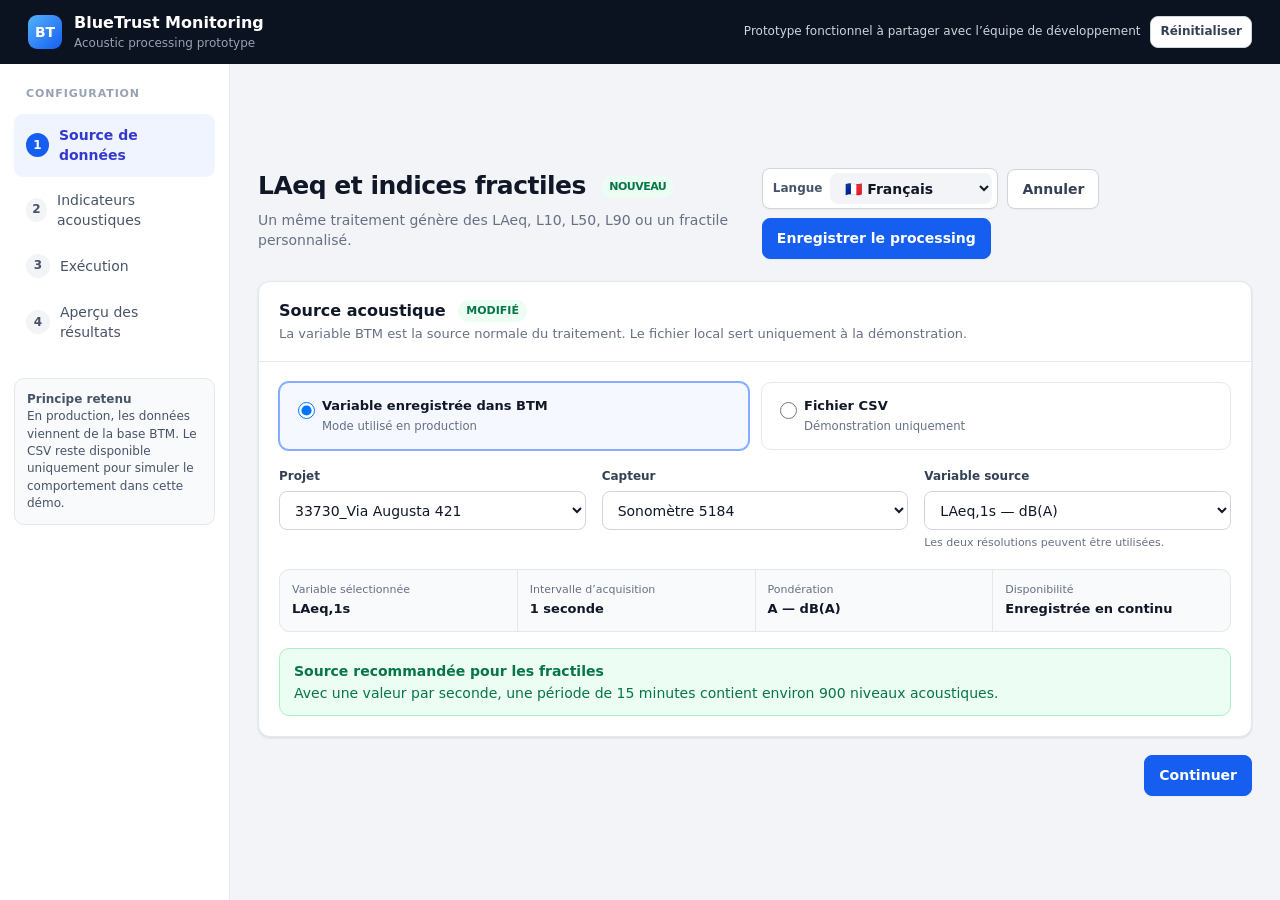
<file: index-fractiles.html>
<!doctype html>
<html lang="fr">
<head>
  <meta charset="utf-8">
  <meta name="viewport" content="width=device-width,initial-scale=1">
  <title>BTM — LAeq et indices fractiles</title>
  <style>
    :root{
      --blue:#155eef;
      --blue-dark:#1849a9;
      --blue-soft:#eff8ff;
      --ink:#101828;
      --muted:#667085;
      --line:#e4e7ec;
      --surface:#fff;
      --page:#f2f4f7;
      --success:#067647;
      --success-bg:#ecfdf3;
      --warning:#b54708;
      --warning-bg:#fffaeb;
      --purple:#6941c6;
      --purple-bg:#f4f3ff;
      --shadow:0 1px 3px rgba(16,24,40,.08),0 1px 2px rgba(16,24,40,.04);
    }
    *{box-sizing:border-box}
    body{margin:0;background:var(--page);color:var(--ink);font:14px/1.45 Inter,ui-sans-serif,system-ui,-apple-system,BlinkMacSystemFont,"Segoe UI",sans-serif}
    button,input,select{font:inherit}
    button{cursor:pointer}
    .topbar{height:64px;padding:0 28px;background:#0b1220;color:#fff;display:flex;align-items:center;justify-content:space-between}
    .brand{display:flex;align-items:center;gap:12px}
    .brand-mark{width:34px;height:34px;border-radius:9px;background:linear-gradient(135deg,#53b1fd,#155eef);display:grid;place-items:center;font-weight:800}
    .brand h1{font-size:16px;margin:0}
    .brand p{font-size:12px;color:#98a2b3;margin:1px 0 0}
    .top-actions{display:flex;align-items:center;gap:10px}
    .top-actions span{font-size:12px;color:#d0d5dd}
    .page-language{display:flex;align-items:center;gap:8px;border:1px solid #d0d5dd;background:#fff;border-radius:8px;padding:4px 5px 4px 10px;box-shadow:0 1px 2px rgba(16,24,40,.04)}
    .page-language>span{font-size:12px;font-weight:800;color:#475467}
    .language-select{height:31px;width:auto;min-width:132px;border:0;background:#f2f4f7;color:#101828;font-weight:700}
    .layout{display:grid;grid-template-columns:230px minmax(0,1fr);min-height:calc(100vh - 64px)}
    .sidebar{background:#fff;border-right:1px solid var(--line);padding:22px 14px}
    .side-title{padding:0 12px 10px;color:#98a2b3;font-size:11px;font-weight:800;letter-spacing:.08em;text-transform:uppercase}
    .step{display:flex;gap:10px;align-items:center;width:100%;padding:11px 12px;border:0;border-radius:9px;background:transparent;color:#475467;text-align:left;margin:2px 0}
    .step.active{background:#eff4ff;color:#3538cd;font-weight:700}
    .step-number{width:24px;height:24px;border-radius:50%;background:#f2f4f7;display:grid;place-items:center;font-size:12px;font-weight:800}
    .step.active .step-number{background:#155eef;color:#fff}
    .dev-note{margin-top:24px;padding:12px;border-radius:10px;background:#f9fafb;border:1px solid var(--line);color:#475467;font-size:12px}
    .content{padding:28px;max-width:1500px;width:100%;margin:auto}
    .page-head{display:flex;justify-content:space-between;gap:20px;align-items:flex-start;margin-bottom:22px}
    .page-head h2{font-size:25px;letter-spacing:-.02em;margin:0 0 5px}
    .page-head p{margin:0;color:var(--muted)}
    .actions{display:flex;gap:9px;align-items:center;flex-wrap:wrap}
    .button{border:1px solid #d0d5dd;background:#fff;color:#344054;border-radius:8px;padding:9px 14px;font-weight:700;box-shadow:0 1px 2px rgba(16,24,40,.04)}
    .button:hover{background:#f9fafb}
    .button.primary{background:var(--blue);border-color:var(--blue);color:#fff}
    .button.primary:hover{background:var(--blue-dark)}
    .button.soft{background:#eff4ff;border-color:#c7d7fe;color:#3538cd}
    .button.danger{color:#b42318}
    .button.small{padding:6px 9px;font-size:12px}
    .badge{display:inline-flex;align-items:center;border-radius:999px;padding:3px 8px;font-size:11px;font-weight:800;background:#eff4ff;color:#3538cd;vertical-align:middle}
    .badge.new{margin-left:7px;background:#ecfdf3;color:#067647}
    .panel{display:none}
    .panel.active{display:block}
    .card{background:var(--surface);border:1px solid var(--line);border-radius:12px;box-shadow:var(--shadow);margin-bottom:16px}
    .card-head{padding:17px 20px;border-bottom:1px solid var(--line);display:flex;justify-content:space-between;align-items:flex-start;gap:14px}
    .card-head h3{font-size:16px;margin:0 0 3px}
    .card-head p{margin:0;color:var(--muted);font-size:13px}
    .card-body{padding:20px}
    .grid{display:grid;gap:16px}
    .grid.two{grid-template-columns:repeat(2,minmax(0,1fr))}
    .grid.three{grid-template-columns:repeat(3,minmax(0,1fr))}
    .grid.four{grid-template-columns:repeat(4,minmax(0,1fr))}
    label.field{display:block}
    .field>span{display:block;color:#344054;font-size:12px;font-weight:700;margin-bottom:6px}
    .field small{display:block;color:var(--muted);font-size:11px;margin-top:5px}
    input,select{height:39px;width:100%;border:1px solid #d0d5dd;border-radius:8px;background:#fff;color:#101828;padding:0 11px;outline:none}
    input:focus,select:focus{border-color:#84adff;box-shadow:0 0 0 3px #eff4ff}
    input[readonly],select:disabled{background:#f9fafb;color:#475467}
    .source-choice{display:grid;grid-template-columns:1fr 1fr;gap:12px;margin-bottom:18px}
    .choice{position:relative;border:1px solid var(--line);border-radius:10px;padding:14px 14px 14px 42px;background:#fff;cursor:pointer}
    .choice.active{border-color:#84adff;background:#f5f8ff;box-shadow:0 0 0 1px #84adff}
    .choice input{position:absolute;left:13px;top:16px;width:17px;height:17px}
    .choice strong{display:block;font-size:13px}
    .choice small{display:block;color:var(--muted);margin-top:2px}
    .notice{border:1px solid #b2ddff;background:var(--blue-soft);border-radius:10px;padding:12px 14px;color:#175cd3;margin-top:16px}
    .notice.warning{border-color:#fedf89;background:var(--warning-bg);color:var(--warning)}
    .notice.success{border-color:#abefc6;background:var(--success-bg);color:var(--success)}
    .notice strong{display:block;margin-bottom:2px}
    .notice[hidden]{display:none}
    .period-summary{display:grid;grid-template-columns:repeat(4,minmax(0,1fr));gap:1px;background:var(--line);border:1px solid var(--line);border-radius:10px;overflow:hidden;margin-top:18px}
    .period-summary div{background:#f9fafb;padding:12px}
    .period-summary span{display:block;color:var(--muted);font-size:11px}
    .period-summary strong{display:block;margin-top:2px;font-size:13px}
    .toolbar{display:flex;justify-content:space-between;gap:12px;align-items:center;margin:18px 0 12px}
    .toolbar h3{margin:0;font-size:16px}
    .toolbar p{margin:3px 0 0;color:var(--muted);font-size:12px}
    .toolbar-actions{display:flex;gap:8px;flex-wrap:wrap}
    .output-card{background:#fff;border:1px solid var(--line);border-radius:12px;margin-bottom:12px;box-shadow:var(--shadow);overflow:hidden}
    .output-head{padding:13px 16px;background:#fcfcfd;border-bottom:1px solid var(--line);display:flex;align-items:center;justify-content:space-between;gap:12px}
    .output-title{display:flex;align-items:center;gap:10px}
    .metric-icon{width:33px;height:33px;border-radius:9px;background:#eff4ff;color:#3538cd;display:grid;place-items:center;font-weight:900}
    .metric-icon.fractile{background:var(--purple-bg);color:var(--purple)}
    .output-title strong{display:block}
    .output-title small{color:var(--muted)}
    .output-body{padding:16px}
    .metric-help{margin-top:12px;padding:10px 12px;border-radius:8px;background:#f9fafb;color:#475467;font-size:12px}
    .metric-help.fractile{background:var(--purple-bg);color:#53389e}
    .fractile-field[hidden]{display:none}
    .results{overflow:auto;border:1px solid var(--line);border-radius:10px}
    table{width:100%;border-collapse:collapse;font-size:12px}
    th{background:#f9fafb;color:#475467;text-align:left;font-weight:700;padding:10px 12px;border-bottom:1px solid var(--line);white-space:nowrap}
    td{padding:11px 12px;border-bottom:1px solid #f2f4f7;white-space:nowrap}
    tr:last-child td{border-bottom:0}
    .value{font-weight:800;font-size:13px}
    .status{display:inline-flex;padding:3px 7px;border-radius:999px;background:var(--success-bg);color:var(--success);font-weight:800}
    .empty{padding:30px;text-align:center;color:var(--muted)}
    .checkline{display:flex;align-items:center;gap:8px;margin-top:12px;color:#475467}
    .checkline input{width:16px;height:16px}
    .footer-actions{display:flex;justify-content:flex-end;gap:9px;margin-top:18px}
    @media(max-width:1050px){
      .layout{grid-template-columns:1fr}
      .sidebar{display:none}
      .grid.three,.grid.four{grid-template-columns:repeat(2,minmax(0,1fr))}
      .period-summary{grid-template-columns:repeat(2,minmax(0,1fr))}
    }
    @media(max-width:680px){
      .content{padding:18px}
      .page-head{display:block}
      .actions{margin-top:14px}
      .grid.two,.grid.three,.grid.four,.source-choice{grid-template-columns:1fr}
      .toolbar{display:block}
      .toolbar-actions{margin-top:10px}
      .top-actions span{display:none}
    }
  </style>
</head>
<body>
  <header class="topbar">
    <div class="brand">
      <div class="brand-mark">BT</div>
      <div>
        <h1>BlueTrust Monitoring</h1>
        <p>Acoustic processing prototype</p>
      </div>
    </div>
    <div class="top-actions">
      <span>Prototype fonctionnel à partager avec l’équipe de développement</span>
      <button class="button small" id="resetDemo">Réinitialiser</button>
    </div>
  </header>

  <div class="layout">
    <aside class="sidebar">
      <div class="side-title">Configuration</div>
      <button class="step active" data-panel="source"><span class="step-number">1</span><span>Source de données</span></button>
      <button class="step" data-panel="outputs"><span class="step-number">2</span><span>Indicateurs acoustiques</span></button>
      <button class="step" data-panel="execution"><span class="step-number">3</span><span>Exécution</span></button>
      <button class="step" data-panel="preview"><span class="step-number">4</span><span>Aperçu des résultats</span></button>
      <div class="dev-note">
        <strong>Principe retenu</strong><br>
        En production, les données viennent de la base BTM. Le CSV reste disponible uniquement pour simuler le comportement dans cette démo.
      </div>
    </aside>

    <main class="content">
      <div class="page-head">
        <div>
          <h2>LAeq et indices fractiles <span class="badge new">NOUVEAU</span></h2>
          <p>Un même traitement génère des LAeq, L10, L50, L90 ou un fractile personnalisé.</p>
        </div>
        <div class="actions">
          <label class="page-language">
            <span>Langue</span>
            <select class="language-select" id="languageSelect" aria-label="Langue">
              <option value="fr">🇫🇷 Français</option>
              <option value="en-GB">🇬🇧 English (UK)</option>
            </select>
          </label>
          <button class="button">Annuler</button>
          <button class="button primary" id="saveButton">Enregistrer le processing</button>
        </div>
      </div>

      <section class="panel active" id="source">
        <article class="card">
          <div class="card-head">
            <div>
              <h3>Source acoustique <span class="badge new">MODIFIÉ</span></h3>
              <p>La variable BTM est la source normale du traitement. Le fichier local sert uniquement à la démonstration.</p>
            </div>
          </div>
          <div class="card-body">
            <div class="source-choice">
              <label class="choice active" id="dbChoice">
                <input type="radio" name="sourceType" value="database" checked>
                <strong>Variable enregistrée dans BTM</strong>
                <small>Mode utilisé en production</small>
              </label>
              <label class="choice" id="csvChoice">
                <input type="radio" name="sourceType" value="csv">
                <strong>Fichier CSV</strong>
                <small>Démonstration uniquement</small>
              </label>
            </div>

            <div id="databaseSource">
              <div class="grid three">
                <label class="field">
                  <span>Projet</span>
                  <select><option>33730_Via Augusta 421</option></select>
                </label>
                <label class="field">
                  <span>Capteur</span>
                  <select><option>Sonomètre 5184</option><option>Sonomètre 5185</option></select>
                </label>
                <label class="field">
                  <span>Variable source</span>
                  <select id="sourceResolution">
                    <option value="1">LAeq,1s — dB(A)</option>
                    <option value="60">LAeq,1min — dB(A)</option>
                  </select>
                  <small>Les deux résolutions peuvent être utilisées.</small>
                </label>
              </div>
            </div>

            <div id="csvSource" hidden>
              <label class="field">
                <span>Fichier de démonstration</span>
                <input type="file" accept=".csv,.txt">
                <small>Format attendu : timestamp + LAeq court. Aucun fichier n’est envoyé vers BTM.</small>
              </label>
            </div>

            <div class="period-summary">
              <div><span>Variable sélectionnée</span><strong id="selectedSource">LAeq,1s</strong></div>
              <div><span>Intervalle d’acquisition</span><strong id="selectedInterval">1 seconde</strong></div>
              <div><span>Pondération</span><strong>A — dB(A)</strong></div>
              <div><span>Disponibilité</span><strong>Enregistrée en continu</strong></div>
            </div>

            <div class="notice success" id="sourceQuality">
              <strong>Source recommandée pour les fractiles</strong>
              Avec une valeur par seconde, une période de 15 minutes contient environ 900 niveaux acoustiques.
            </div>
            <div class="notice warning" id="resolutionWarning" hidden>
              <strong>Résolution temporelle limitée</strong>
              Le calcul reste possible avec LAeq,1min, mais une période de 15 minutes ne contient que 15 valeurs. Les variations sonores inférieures à une minute ne seront pas représentées.
            </div>
          </div>
        </article>
        <div class="footer-actions"><button class="button primary next" data-next="outputs">Continuer</button></div>
      </section>

      <section class="panel" id="outputs">
        <article class="card">
          <div class="card-head">
            <div>
              <h3>Période commune de calcul</h3>
              <p>Ces paramètres sont repris automatiquement lors de l’ajout des indices courants.</p>
            </div>
          </div>
          <div class="card-body">
            <div class="grid four">
              <label class="field">
                <span>Mode</span>
                <select id="commonMode"><option value="fixed">Blocs fixes</option><option value="rolling">Glissant</option><option value="calendar">Période calendrier</option></select>
              </label>
              <label class="field">
                <span>Durée</span>
                <input id="commonDuration" type="number" min="1" value="15">
              </label>
              <label class="field">
                <span>Unité</span>
                <select id="commonUnit"><option value="min">minutes</option><option value="h">heures</option></select>
              </label>
              <label class="field">
                <span>Couverture minimale</span>
                <select><option>80 %</option><option>90 %</option><option>100 %</option></select>
              </label>
            </div>
          </div>
        </article>

        <div class="toolbar">
          <div>
            <h3>Variables générées <span class="badge new">MODIFIÉ</span></h3>
            <p>Chaque sortie choisit maintenant son type de calcul.</p>
          </div>
          <div class="toolbar-actions">
            <button class="button soft" id="addCommon">+ Ajouter L10, L50 et L90</button>
            <button class="button" id="addOutput">+ Ajouter une sortie</button>
          </div>
        </div>

        <div id="outputList"></div>

        <div class="notice">
          <strong>Règle de calcul</strong>
          Le LAeq utilise une moyenne énergétique. Les indices fractiles utilisent le percentile des niveaux acoustiques de la période, sans moyenne énergétique.
        </div>
        <div class="footer-actions">
          <button class="button next" data-next="source">Retour</button>
          <button class="button primary next" data-next="execution">Continuer</button>
        </div>
      </section>

      <section class="panel" id="execution">
        <article class="card">
          <div class="card-head">
            <div>
              <h3>Exécution du processing</h3>
              <p>La logique existante de fenêtres complètes, couverture et rattrapage est conservée.</p>
            </div>
          </div>
          <div class="card-body">
            <div class="grid three">
              <label class="field">
                <span>Déclenchement</span>
                <select><option>Automatique — fréquence recommandée</option><option>Fréquence personnalisée</option></select>
              </label>
              <label class="field">
                <span>Fréquence estimée</span>
                <input value="Toutes les 15 minutes" readonly>
              </label>
              <label class="field">
                <span>Fuseau horaire</span>
                <select><option>Europe/Paris</option><option>Europe/London</option><option>Europe/Madrid</option></select>
              </label>
            </div>
            <label class="checkline"><input type="checkbox" checked> Calculer automatiquement les périodes manquantes lors du prochain passage</label>
            <div class="notice success">
              <strong>Une seule lecture de la base</strong>
              La Lambda récupère les données de la période une fois, puis calcule toutes les sorties actives : LAeq, L10, L50 et L90.
            </div>
          </div>
        </article>
        <div class="footer-actions">
          <button class="button next" data-next="outputs">Retour</button>
          <button class="button primary next" data-next="preview">Voir l’aperçu</button>
        </div>
      </section>

      <section class="panel" id="preview">
        <article class="card">
          <div class="card-head">
            <div>
              <h3>Aperçu des résultats <span class="badge new">MODIFIÉ</span></h3>
              <p>La table identifie maintenant l’indicateur et la résolution de la source utilisée.</p>
            </div>
            <button class="button primary" id="simulateButton">Simuler le calcul</button>
          </div>
          <div class="card-body">
            <div class="results">
              <table>
                <thead>
                  <tr>
                    <th>Variable</th>
                    <th>Indicateur</th>
                    <th>Période</th>
                    <th>Valeur</th>
                    <th>Source</th>
                    <th>Échantillons</th>
                    <th>Couverture</th>
                    <th>Statut</th>
                  </tr>
                </thead>
                <tbody id="resultBody"></tbody>
              </table>
            </div>
            <div class="notice" id="resultExplanation">
              <strong>Traçabilité</strong>
              Chaque résultat doit conserver la variable source, sa résolution, le nombre de valeurs utilisées, la couverture et la version de l’algorithme.
            </div>
          </div>
        </article>
        <div class="footer-actions">
          <button class="button next" data-next="execution">Retour</button>
          <button class="button primary" id="finalSave">Enregistrer le processing</button>
        </div>
      </section>
    </main>
  </div>

  <template id="outputTemplate">
    <article class="output-card">
      <div class="output-head">
        <div class="output-title">
          <div class="metric-icon">EQ</div>
          <div><strong class="card-name">Nouvelle sortie</strong><small class="card-summary">LAeq · 15 minutes</small></div>
        </div>
        <button class="button danger small remove-output">Supprimer</button>
      </div>
      <div class="output-body">
        <div class="grid four">
          <label class="field">
            <span>Variable générée</span>
            <input class="variable-name" value="Noise_LAeq_15min">
          </label>
          <label class="field">
            <span>Indicateur <span class="badge new">NOUVEAU</span></span>
            <select class="metric-type">
              <option value="laeq">LAeq — moyenne énergétique</option>
              <option value="fractile">Indice fractile</option>
            </select>
          </label>
          <label class="field fractile-field" hidden>
            <span>Indice de dépassement <span class="badge new">NOUVEAU</span></span>
            <select class="fractile-value">
              <option value="10">L10 — événements bruyants</option>
              <option value="50">L50 — niveau médian</option>
              <option value="90">L90 — bruit de fond</option>
              <option value="95">L95 — bruit de fond stable</option>
            </select>
          </label>
          <label class="field">
            <span>Période</span>
            <input class="period-display" value="15 minutes" readonly>
          </label>
        </div>
        <div class="metric-help">Le niveau équivalent est obtenu par moyenne énergétique des niveaux de la période.</div>
      </div>
    </article>
  </template>

  <script>
    let currentLanguage="fr";
    const englishUK={
      "BTM — LAeq et indices fractiles":"BTM — LAeq and statistical noise indices",
      "Prototype fonctionnel à partager avec l’équipe de développement":"Functional prototype to share with the development team",
      "Réinitialiser":"Reset",
      "Langue":"Language",
      "Configuration":"Configuration",
      "Source de données":"Data source",
      "Indicateurs acoustiques":"Acoustic indicators",
      "Exécution":"Execution",
      "Aperçu des résultats":"Results preview",
      "Principe retenu":"Selected approach",
      "En production, les données viennent de la base BTM. Le CSV reste disponible uniquement pour simuler le comportement dans cette démo.":"In production, data are read from the BTM database. CSV remains available only to simulate the workflow in this demo.",
      "LAeq et indices fractiles":"LAeq and statistical noise indices",
      "NOUVEAU":"NEW",
      "MODIFIÉ":"CHANGED",
      "Un même traitement génère des LAeq, L10, L50, L90 ou un fractile personnalisé.":"One processing configuration generates LAeq, L10, L50, L90 or a custom statistical noise index.",
      "Annuler":"Cancel",
      "Enregistrer le processing":"Save processing",
      "Source acoustique":"Acoustic source",
      "La variable BTM est la source normale du traitement. Le fichier local sert uniquement à la démonstration.":"The BTM variable is the normal processing source. The local file is used for demonstration only.",
      "Variable enregistrée dans BTM":"Variable stored in BTM",
      "Mode utilisé en production":"Production mode",
      "Fichier CSV":"CSV file",
      "Démonstration uniquement":"Demo only",
      "Projet":"Project",
      "Capteur":"Sensor",
      "Sonomètre 5184":"Sound level meter 5184",
      "Sonomètre 5185":"Sound level meter 5185",
      "Variable source":"Source variable",
      "Les deux résolutions peuvent être utilisées.":"Both resolutions can be used.",
      "Fichier de démonstration":"Demonstration file",
      "Format attendu : timestamp + LAeq court. Aucun fichier n’est envoyé vers BTM.":"Expected format: timestamp + short LAeq. No file is sent to BTM.",
      "Variable sélectionnée":"Selected variable",
      "Intervalle d’acquisition":"Acquisition interval",
      "1 seconde":"1 second",
      "1 minute":"1 minute",
      "Pondération":"Weighting",
      "Disponibilité":"Availability",
      "Enregistrée en continu":"Continuously recorded",
      "Source recommandée pour les fractiles":"Recommended source for statistical noise indices",
      "Avec une valeur par seconde, une période de 15 minutes contient environ 900 niveaux acoustiques.":"With one value per second, a 15-minute period contains approximately 900 acoustic levels.",
      "Résolution temporelle limitée":"Limited time resolution",
      "Le calcul reste possible avec LAeq,1min, mais une période de 15 minutes ne contient que 15 valeurs. Les variations sonores inférieures à une minute ne seront pas représentées.":"Calculation remains possible with LAeq,1min, but a 15-minute period contains only 15 values. Sound variations shorter than one minute will not be represented.",
      "Continuer":"Continue",
      "Période commune de calcul":"Common calculation period",
      "Ces paramètres sont repris automatiquement lors de l’ajout des indices courants.":"These settings are reused automatically when common indices are added.",
      "Mode":"Mode",
      "Blocs fixes":"Fixed blocks",
      "Glissant":"Rolling",
      "Période calendrier":"Calendar period",
      "Durée":"Duration",
      "Unité":"Unit",
      "minute":"minute",
      "minutes":"minutes",
      "heure":"hour",
      "heures":"hours",
      "Couverture minimale":"Minimum coverage",
      "Variables générées":"Generated variables",
      "Chaque sortie choisit maintenant son type de calcul.":"Each output now selects its calculation type.",
      "+ Ajouter L10, L50 et L90":"+ Add L10, L50 and L90",
      "+ Ajouter une sortie":"+ Add output",
      "Règle de calcul":"Calculation rule",
      "Le LAeq utilise une moyenne énergétique. Les indices fractiles utilisent le percentile des niveaux acoustiques de la période, sans moyenne énergétique.":"LAeq uses an energy average. Statistical noise indices use the percentile of the acoustic levels in the period, without energy averaging.",
      "Retour":"Back",
      "Exécution du processing":"Processing execution",
      "La logique existante de fenêtres complètes, couverture et rattrapage est conservée.":"The existing complete-window, coverage and catch-up logic is retained.",
      "Déclenchement":"Trigger",
      "Automatique — fréquence recommandée":"Automatic — recommended frequency",
      "Fréquence personnalisée":"Custom frequency",
      "Fréquence estimée":"Estimated frequency",
      "Toutes les 15 minutes":"Every 15 minutes",
      "Fuseau horaire":"Time zone",
      "Calculer automatiquement les périodes manquantes lors du prochain passage":"Automatically calculate missing periods during the next run",
      "Une seule lecture de la base":"One database read",
      "La Lambda récupère les données de la période une fois, puis calcule toutes les sorties actives : LAeq, L10, L50 et L90.":"The Lambda retrieves the period data once, then calculates all active outputs: LAeq, L10, L50 and L90.",
      "Voir l’aperçu":"View preview",
      "La table identifie maintenant l’indicateur et la résolution de la source utilisée.":"The table now identifies the indicator and the resolution of the source used.",
      "Simuler le calcul":"Simulate calculation",
      "Variable":"Variable",
      "Indicateur":"Indicator",
      "Période":"Period",
      "Valeur":"Value",
      "Source":"Source",
      "Échantillons":"Samples",
      "Couverture":"Coverage",
      "Statut":"Status",
      "Traçabilité":"Traceability",
      "Chaque résultat doit conserver la variable source, sa résolution, le nombre de valeurs utilisées, la couverture et la version de l’algorithme.":"Each result must retain the source variable, its resolution, the number of values used, the coverage and the algorithm version.",
      "Nouvelle sortie":"New output",
      "Supprimer":"Remove",
      "Variable générée":"Generated variable",
      "LAeq — moyenne énergétique":"LAeq — energy average",
      "Indice fractile":"Statistical noise index",
      "Indice de dépassement":"Exceedance index",
      "L10 — événements bruyants":"L10 — louder events",
      "L50 — niveau médian":"L50 — median level",
      "L90 — bruit de fond":"L90 — background noise",
      "L95 — bruit de fond stable":"L95 — stable background noise",
      "Le niveau équivalent est obtenu par moyenne énergétique des niveaux de la période.":"The equivalent sound level is calculated using an energy average of the levels in the period.",
      "L10 représente les événements les plus bruyants de la période.":"L10 represents the louder events in the period.",
      "L50 représente le niveau médian de la période.":"L50 represents the median level in the period.",
      "L90 représente généralement le bruit de fond.":"L90 generally represents background noise.",
      "L95 représente un bruit de fond plus stable.":"L95 represents a more stable background noise level.",
      "Indice statistique de dépassement.":"Statistical exceedance index.",
      "Le calcul utilise un percentile, sans moyenne énergétique.":"The calculation uses a percentile, without energy averaging.",
      "Calculé":"Calculated",
      "Aucune sortie configurée.":"No output configured.",
      "Prototype : la configuration LAeq + fractiles est prête à être enregistrée.":"Prototype: the LAeq and statistical noise index configuration is ready to be saved.",
      "Prototype : processing enregistré avec ses variables LAeq et fractiles.":"Prototype: processing saved with its LAeq and statistical noise index variables."
    };

    function translated(text){
      return currentLanguage==="en-GB"?(englishUK[text]||text):text;
    }

    function translateTree(root=document.body){
      const walker=document.createTreeWalker(root,NodeFilter.SHOW_TEXT);
      let node;
      while((node=walker.nextNode())){
        if(["SCRIPT","STYLE"].includes(node.parentElement?.tagName))continue;
        const trimmed=node.nodeValue.trim();
        if(!trimmed)continue;
        if(node._frenchText===undefined)node._frenchText=trimmed;
        const replacement=translated(node._frenchText);
        node.nodeValue=node.nodeValue.replace(trimmed,replacement);
      }
      document.documentElement.lang=currentLanguage==="en-GB"?"en-GB":"fr";
      document.title=translated("BTM — LAeq et indices fractiles");
    }

    function setLocalisedText(element,frenchText){
      element.textContent=translated(frenchText);
      if(element.firstChild)element.firstChild._frenchText=frenchText;
    }

    const state={
      outputs:[
        {metric:"laeq",fractile:null,name:"Noise_LAeq_15min"},
        {metric:"fractile",fractile:10,name:"Noise_LA10_15min"},
        {metric:"fractile",fractile:50,name:"Noise_LA50_15min"},
        {metric:"fractile",fractile:90,name:"Noise_LA90_15min"}
      ]
    };

    const $=selector=>document.querySelector(selector);
    const $$=selector=>[...document.querySelectorAll(selector)];

    function periodLabel(){
      const duration=Math.max(1,Number($("#commonDuration").value)||15);
      const unit=$("#commonUnit").value==="h"?(duration>1?"heures":"heure"):(duration>1?"minutes":"minute");
      return `${duration} ${translated(unit)}`;
    }

    function activatePanel(id){
      $$(".panel").forEach(panel=>panel.classList.toggle("active",panel.id===id));
      $$(".step").forEach(step=>step.classList.toggle("active",step.dataset.panel===id));
      window.scrollTo({top:0,behavior:"smooth"});
    }

    function metricLabel(output){
      return output.metric==="laeq"?"LAeq":`L${output.fractile}`;
    }

    function metricDescription(output){
      if(output.metric==="laeq")return translated("Le niveau équivalent est obtenu par moyenne énergétique des niveaux de la période.");
      const descriptions={
        10:"L10 représente les événements les plus bruyants de la période.",
        50:"L50 représente le niveau médian de la période.",
        90:"L90 représente généralement le bruit de fond.",
        95:"L95 représente un bruit de fond plus stable."
      };
      return `${translated(descriptions[output.fractile]||"Indice statistique de dépassement.")} ${translated("Le calcul utilise un percentile, sans moyenne énergétique.")}`;
    }

    function updateOutputFromCard(card,index){
      const output=state.outputs[index];
      output.metric=card.querySelector(".metric-type").value;
      output.fractile=output.metric==="fractile"?Number(card.querySelector(".fractile-value").value):null;
      output.name=card.querySelector(".variable-name").value.trim()||`Noise_${metricLabel(output)}_15min`;
      const label=metricLabel(output);
      card.querySelector(".fractile-field").hidden=output.metric!=="fractile";
      card.querySelector(".metric-icon").textContent=output.metric==="laeq"?"EQ":label;
      card.querySelector(".metric-icon").classList.toggle("fractile",output.metric==="fractile");
      card.querySelector(".card-name").textContent=output.name;
      card.querySelector(".card-summary").textContent=`${label} · ${periodLabel()}`;
      card.querySelector(".period-display").value=periodLabel();
      card.querySelector(".metric-help").textContent=metricDescription(output);
      card.querySelector(".metric-help").classList.toggle("fractile",output.metric==="fractile");
    }

    function renderOutputs(){
      const list=$("#outputList");
      list.innerHTML="";
      state.outputs.forEach((output,index)=>{
        const card=$("#outputTemplate").content.firstElementChild.cloneNode(true);
        card.querySelector(".variable-name").value=output.name;
        card.querySelector(".metric-type").value=output.metric;
        card.querySelector(".fractile-value").value=String(output.fractile||10);
        card.querySelectorAll("input,select").forEach(control=>control.addEventListener("input",()=>updateOutputFromCard(card,index)));
        card.querySelector(".remove-output").addEventListener("click",()=>{
          state.outputs.splice(index,1);
          renderOutputs();
        });
        list.append(card);
        updateOutputFromCard(card,index);
      });
      translateTree(list);
    }

    function addFractile(fractile){
      if(state.outputs.some(output=>output.metric==="fractile"&&output.fractile===fractile))return;
      state.outputs.push({metric:"fractile",fractile,name:`Noise_LA${fractile}_15min`});
    }

    function renderResults(){
      const interval=Number($("#sourceResolution").value);
      const duration=Number($("#commonDuration").value)||15;
      const seconds=$("#commonUnit").value==="h"?duration*3600:duration*60;
      const expected=Math.max(1,Math.round(seconds/interval));
      const sampleText=expected.toLocaleString("fr-FR");
      const source=interval===1?"LAeq,1s":"LAeq,1min";
      const values={LAeq:58.4,L10:64.8,L50:56.9,L90:43.2,L95:41.7};
      $("#resultBody").innerHTML=state.outputs.map(output=>{
        const metric=metricLabel(output);
        const value=values[metric]??52.6;
        return `<tr>
          <td><strong>${escapeHtml(output.name)}</strong></td>
          <td><span class="badge">${metric}</span></td>
          <td>${periodLabel()}</td>
          <td class="value">${value.toFixed(1)} dB(A)</td>
          <td>${source}</td>
          <td>${sampleText} / ${sampleText}</td>
          <td>100 %</td>
          <td><span class="status">${translated("Calculé")}</span></td>
        </tr>`;
      }).join("")||`<tr><td colspan="8" class="empty">${translated("Aucune sortie configurée.")}</td></tr>`;
    }

    function escapeHtml(value){
      return String(value).replace(/[&<>"']/g,char=>({"&":"&amp;","<":"&lt;",">":"&gt;",'"':"&quot;","'":"&#039;"}[char]));
    }

    $$("[data-panel]").forEach(button=>button.addEventListener("click",()=>activatePanel(button.dataset.panel)));
    $$(".next").forEach(button=>button.addEventListener("click",()=>activatePanel(button.dataset.next)));

    $$('input[name="sourceType"]').forEach(radio=>radio.addEventListener("change",()=>{
      const database=radio.value==="database"&&radio.checked;
      $("#databaseSource").hidden=!database;
      $("#csvSource").hidden=database;
      $("#dbChoice").classList.toggle("active",database);
      $("#csvChoice").classList.toggle("active",!database);
    }));

    $("#sourceResolution").addEventListener("change",event=>{
      const oneSecond=event.target.value==="1";
      setLocalisedText($("#selectedSource"),oneSecond?"LAeq,1s":"LAeq,1min");
      setLocalisedText($("#selectedInterval"),oneSecond?"1 seconde":"1 minute");
      $("#sourceQuality").hidden=!oneSecond;
      $("#resolutionWarning").hidden=oneSecond;
      renderResults();
    });

    $("#addCommon").addEventListener("click",()=>{
      [10,50,90].forEach(addFractile);
      renderOutputs();
    });

    $("#addOutput").addEventListener("click",()=>{
      state.outputs.push({metric:"laeq",fractile:null,name:`Noise_LAeq_custom_${state.outputs.length+1}`});
      renderOutputs();
    });

    ["commonDuration","commonUnit","commonMode"].forEach(id=>$("#"+id).addEventListener("input",()=>{
      renderOutputs();
      renderResults();
    }));

    $("#simulateButton").addEventListener("click",renderResults);
    $("#saveButton").addEventListener("click",()=>alert(translated("Prototype : la configuration LAeq + fractiles est prête à être enregistrée.")));
    $("#finalSave").addEventListener("click",()=>alert(translated("Prototype : processing enregistré avec ses variables LAeq et fractiles.")));
    $("#resetDemo").addEventListener("click",()=>location.reload());
    $("#languageSelect").addEventListener("change",event=>{
      currentLanguage=event.target.value;
      translateTree();
      renderOutputs();
      renderResults();
    });

    renderOutputs();
    renderResults();
    translateTree();
  </script>
</body>
</html>
</file>
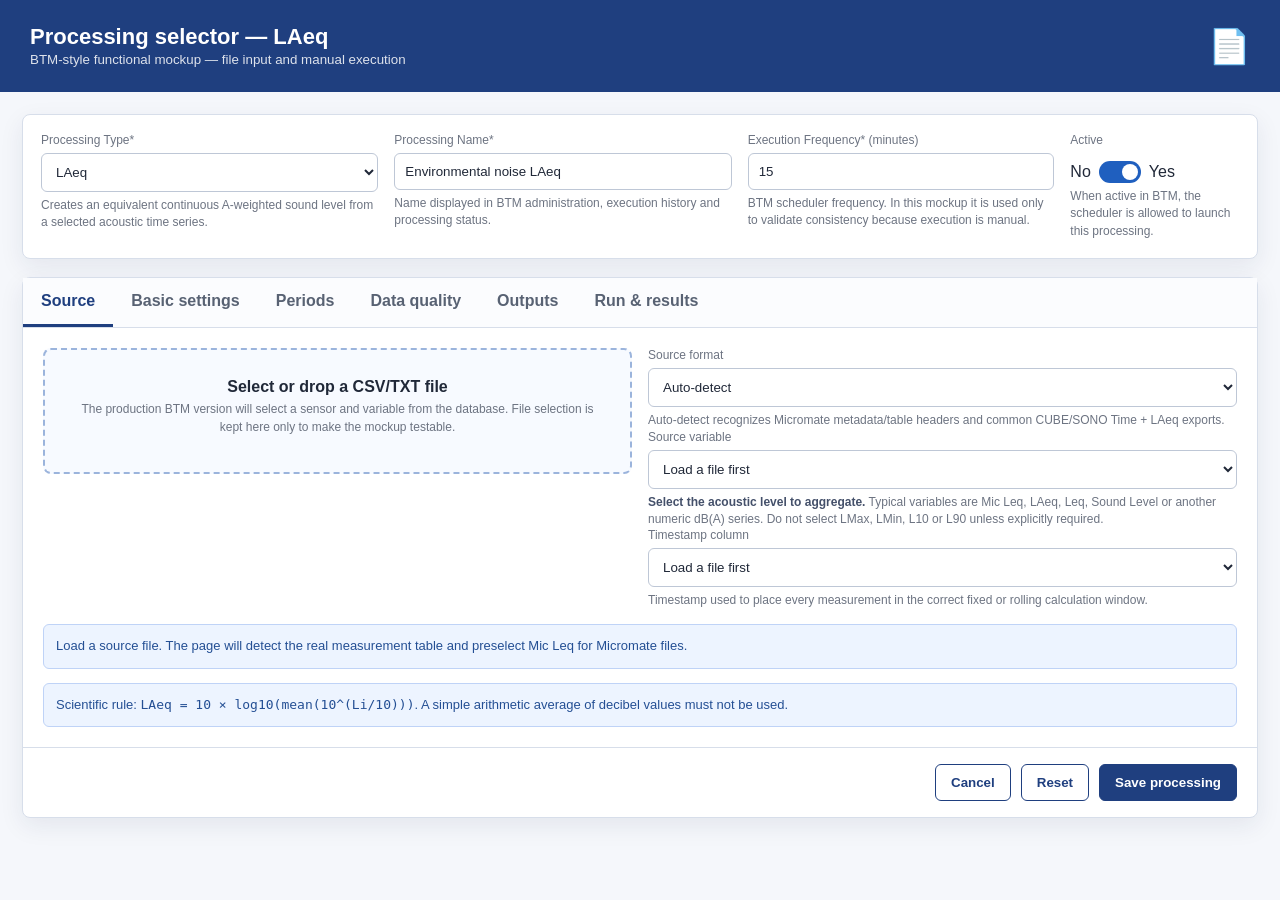
<file: index-v2.html>
<!doctype html>
<html lang="en">
<head>
  <meta charset="UTF-8">
  <meta name="viewport" content="width=device-width, initial-scale=1">
  <title>BTM LAeq Processing Mockup</title>
  <style>
    :root{--navy:#1f3f7f;--navy-dark:#17346d;--blue:#1f5fbf;--bg:#f5f7fb;--line:#d7deea;--text:#202838;--muted:#6d7482;--ok:#17653f;--warn:#8a5c10;--danger:#9b281d;--info-bg:#edf4ff;--shadow:0 8px 24px rgba(20,40,80,.08)}
    *{box-sizing:border-box}body{margin:0;font-family:Arial,Helvetica,sans-serif;background:var(--bg);color:var(--text)}
    header{background:var(--navy);color:#fff;padding:24px 30px;display:flex;justify-content:space-between;align-items:center}header h1{margin:0;font-size:22px}header small{opacity:.85}
    .wrap{max-width:1480px;margin:auto;padding:22px}.card{background:#fff;border:1px solid var(--line);border-radius:8px;margin-bottom:18px;box-shadow:var(--shadow)}
    .top{display:grid;grid-template-columns:1.1fr 1.1fr 1fr .55fr;gap:16px;padding:18px}.field label,.label{display:block;font-size:12px;color:var(--muted);margin-bottom:6px}.field input,.field select{width:100%;padding:10px;border:1px solid #bec7d6;border-radius:6px;background:#fff;color:var(--text)}.field input:disabled{background:#f0f2f6;color:#777}
    .toggle{display:flex;gap:8px;align-items:center;padding-top:8px}.switch{width:42px;height:22px;background:var(--blue);border-radius:20px;position:relative;cursor:pointer}.switch:after{content:"";position:absolute;width:16px;height:16px;background:#fff;border-radius:50%;right:3px;top:3px}
    .tabs{display:flex;overflow:auto;border-bottom:1px solid var(--line);background:#fbfcfe}.tab{padding:14px 18px;font-weight:700;color:#586273;cursor:pointer;border-bottom:3px solid transparent;white-space:nowrap}.tab.active{color:var(--navy);border-color:var(--navy)}.panel{display:none;padding:20px}.panel.active{display:block}
    .grid2{display:grid;grid-template-columns:1fr 1fr;gap:16px}.grid3{display:grid;grid-template-columns:repeat(3,1fr);gap:16px}.help{font-size:12px;color:var(--muted);line-height:1.45;margin-top:5px}.help strong{color:#44506a}
    .info,.warn,.success,.error{padding:12px;border-radius:6px;font-size:13px;margin-top:14px;line-height:1.45}.info{background:var(--info-bg);border:1px solid #bfd3f7;color:#244f94}.warn{background:#fff8e8;border:1px solid #efd294;color:var(--warn)}.success{background:#ecf8f2;border:1px solid #bde4ce;color:var(--ok)}.error{background:#fef0ef;border:1px solid #f4c7c3;color:var(--danger)}
    .upload{border:2px dashed #9bb4dc;background:#f7faff;border-radius:8px;padding:28px;text-align:center;cursor:pointer}.upload:hover{background:#eef5ff}.upload input{display:none}.filename{font-weight:700;color:var(--navy);margin-top:8px}
    .selected{margin-top:14px;border:1px solid #b9cbe8;border-left:5px solid var(--navy);background:#f7faff;border-radius:7px;padding:14px}.selected h3{margin:0 0 10px;color:var(--navy);font-size:15px}.selected-grid{display:grid;grid-template-columns:repeat(4,1fr);gap:12px}.selected-item span{display:block;font-size:11px;color:var(--muted);margin-bottom:3px}.selected-item b{font-size:13px;word-break:break-word}
    .periods{width:100%;border-collapse:collapse;font-size:13px}.periods th,.periods td{border-bottom:1px solid var(--line);padding:9px;text-align:left}.periods th{background:#f6f8fb}.periods input,.periods select{width:100%;padding:7px;border:1px solid #c8cfdb;border-radius:5px}
    .btn{padding:10px 15px;border-radius:6px;border:1px solid var(--navy);font-weight:700;cursor:pointer}.btn:disabled{opacity:.45;cursor:not-allowed}.primary{background:var(--navy);color:#fff}.primary:hover{background:var(--navy-dark)}.secondary{background:#fff;color:var(--navy)}.actions{display:flex;justify-content:flex-end;gap:10px;padding:16px 20px;border-top:1px solid var(--line)}
    .stats{display:grid;grid-template-columns:repeat(6,1fr);gap:10px;margin:14px 0}.stat{background:#f8fafc;border:1px solid var(--line);padding:12px;border-radius:6px}.stat span{display:block;font-size:12px;color:var(--muted)}.stat b{display:block;color:var(--navy);margin-top:4px;word-break:break-word}
    .tableWrap{overflow:auto;max-height:430px;border:1px solid var(--line);border-radius:5px}.previewWrap{margin-top:14px;max-height:260px}.results{width:100%;border-collapse:collapse;font-size:12px}.results th,.results td{padding:9px;border-bottom:1px solid var(--line);white-space:nowrap;text-align:left}.results th{position:sticky;top:0;background:#f3f6fb;z-index:1}.pill{padding:4px 8px;border-radius:20px;background:#e7f6ee;color:var(--ok);font-weight:700}.checkline{display:block;margin:9px 0;font-size:13px}.formula{font-family:ui-monospace,SFMono-Regular,Consolas,monospace}
    @media(max-width:1000px){.top,.grid2,.grid3,.stats,.selected-grid{grid-template-columns:1fr 1fr}}@media(max-width:650px){.top,.grid2,.grid3,.stats,.selected-grid{grid-template-columns:1fr}.wrap{padding:10px}}
  </style>
</head>
<body>
<header><div><h1>Processing selector — LAeq</h1><small>BTM-style functional mockup — file input and manual execution</small></div><div style="font-size:34px" aria-hidden="true">📄</div></header>
<div class="wrap">
  <section class="card"><div class="top">
    <div class="field"><label>Processing Type*</label><select><option>LAeq</option></select><div class="help">Creates an equivalent continuous A-weighted sound level from a selected acoustic time series.</div></div>
    <div class="field"><label>Processing Name*</label><input value="Environmental noise LAeq"><div class="help">Name displayed in BTM administration, execution history and processing status.</div></div>
    <div class="field"><label>Execution Frequency* (minutes)</label><input id="frequency" type="number" min="1" value="15"><div class="help">BTM scheduler frequency. In this mockup it is used only to validate consistency because execution is manual.</div></div>
    <div class="field"><label>Active</label><div class="toggle"><span>No</span><div class="switch" title="Mockup only"></div><span>Yes</span></div><div class="help">When active in BTM, the scheduler is allowed to launch this processing.</div></div>
  </div></section>
  <section class="card">
    <div class="tabs"><div class="tab active" data-id="source">Source</div><div class="tab" data-id="basic">Basic settings</div><div class="tab" data-id="periods">Periods</div><div class="tab" data-id="quality">Data quality</div><div class="tab" data-id="outputs">Outputs</div><div class="tab" data-id="run">Run & results</div></div>
    <div class="panel active" id="source">
      <div class="grid2"><div><div class="upload" id="drop"><input id="file" type="file" accept=".csv,.txt"><strong>Select or drop a CSV/TXT file</strong><div class="help">The production BTM version will select a sensor and variable from the database. File selection is kept here only to make the mockup testable.</div><div class="filename" id="fileName"></div></div></div>
      <div><div class="field"><label>Source format</label><select id="sourceFormat"><option value="auto">Auto-detect</option><option value="micromate">Micromate Full Histogram</option><option value="cube">CUBE / SONO</option><option value="generic">Generic timestamp + dB(A)</option></select><div class="help">Auto-detect recognizes Micromate metadata/table headers and common CUBE/SONO Time + LAeq exports.</div></div>
      <div class="field"><label>Source variable</label><select id="valueCol"><option>Load a file first</option></select><div class="help"><strong>Select the acoustic level to aggregate.</strong> Typical variables are Mic Leq, LAeq, Leq, Sound Level or another numeric dB(A) series. Do not select LMax, LMin, L10 or L90 unless explicitly required.</div></div>
      <div class="field"><label>Timestamp column</label><select id="timeCol"><option>Load a file first</option></select><div class="help">Timestamp used to place every measurement in the correct fixed or rolling calculation window.</div></div></div></div>
      <div class="selected" id="selectedVariableBox" hidden><h3>Selected source variable — verify before running</h3><div class="selected-grid"><div class="selected-item"><span>Variable</span><b id="selectedVariable">—</b></div><div class="selected-item"><span>Unit</span><b id="selectedUnit">—</b></div><div class="selected-item"><span>Timestamp</span><b id="selectedTimestamp">—</b></div><div class="selected-item"><span>Detected format</span><b id="selectedFormat">—</b></div></div></div>
      <div id="sourceMessage" class="info">Load a source file. The page will detect the real measurement table and preselect Mic Leq for Micromate files.</div>
      <div class="tableWrap previewWrap" id="previewContainer" hidden><table class="results"><thead><tr><th>Selected timestamp</th><th id="previewValueHeader">Selected value</th></tr></thead><tbody id="previewBody"></tbody></table></div>
      <div class="info">Scientific rule: <span class="formula">LAeq = 10 × log10(mean(10^(Li/10)))</span>. A simple arithmetic average of decibel values must not be used.</div>
    </div>
    <div class="panel" id="basic"><div class="grid3">
      <div class="field"><label>Calculation mode</label><select id="mode"><option value="fixed">Fixed periods</option><option value="rolling">Rolling window</option></select><div class="help"><strong>Fixed:</strong> non-overlapping calendar-aligned blocks, e.g. 10:00–10:15. <strong>Rolling:</strong> a new result at each output step using the previous complete period.</div></div>
      <div class="field"><label>LAeq period</label><select id="preset"><option value="900">15 minutes (900 s)</option><option value="3600">60 minutes</option><option value="36000">600 minutes</option><option value="custom">Custom</option></select><div class="help">Duration represented by each LAeq result. It is the historical window used in the energetic calculation.</div></div>
      <div class="field"><label>Custom period (seconds)</label><input id="period" type="number" min="1" value="900" disabled><div class="help">Used only when Custom is selected. Example: 300 seconds for LAeq,5min.</div></div>
      <div class="field"><label>Output step (seconds)</label><input id="step" type="number" min="1" value="900" disabled><div class="help">Time between two results. In fixed mode it equals the LAeq period. In rolling mode it can be shorter, e.g. a 15-minute window every 60 seconds.</div></div>
      <div class="field"><label>Result timestamp</label><select id="tsPos"><option value="end">Period end</option><option value="start">Period start</option></select><div class="help">Timestamp assigned to the generated BTM value. Period end is recommended for acoustic indicators.</div></div>
      <div class="field"><label>Project timezone</label><select id="timezone"><option>Europe/Paris</option><option>Europe/London</option><option>UTC</option></select><div class="help">Production BTM must build local day/night boundaries in the project timezone and store/query timestamps consistently in UTC.</div></div>
    </div><div class="warn" id="freqMsg"></div></div>
    <div class="panel" id="periods"><div class="grid2"><div class="field"><label>Period profile</label><select id="profile"><option value="standard">Standard 24-hour</option><option value="fr">France / European environmental noise</option><option value="uk">United Kingdom</option><option value="custom">Custom profile</option></select><div class="help">Loads editable day/evening/night templates. These templates support project configuration and do not certify regulatory compliance.</div></div><div class="field"><label>Calendar behaviour</label><select id="calendarBehaviour"><option>Same periods every day</option><option>Separate weekdays / Saturday / Sunday</option><option>Use project calendar</option></select><div class="help">Controls which schedule applies on weekdays, weekends and public holidays. Production BTM should use the project calendar.</div></div></div>
      <table class="periods"><thead><tr><th>Name</th><th>Days</th><th>Start</th><th>End</th><th>Indicator</th><th>Penalty</th><th></th></tr></thead><tbody id="periodBody"></tbody></table><button class="btn secondary" id="addPeriod" style="margin-top:12px">+ Add period</button><div class="info">Period calculations use all valid measurements inside the configured local-time interval. For Lden, +5 dB evening and +10 dB night penalties are applied only to the combined Lden formula, never to stored raw or period LAeq values.</div>
    </div>
    <div class="panel" id="quality"><div class="grid3"><div class="field"><label>Temporal completion (%)</label><input id="tempCov" type="number" min="1" max="100" value="100"><div class="help">Percentage of the requested period that must have elapsed before finalization. At 100%, BTM waits for the end of the period. A tolerance of one source interval is used for file exports ending just before a clean boundary, such as 10:59:59 for 11:00.</div></div><div class="field"><label>Valid-data coverage (%)</label><input id="validCov" type="number" min="0" max="100" value="80"><div class="help">Valid numeric samples divided by the expected sample count based on source resolution. Example: 12 valid one-minute values in a 15-minute period = 80%. Empty, null, NaN and non-numeric values are excluded.</div></div><div class="field"><label>Late-data tolerance (minutes)</label><input id="lateTolerance" type="number" min="0" value="60"><div class="help">Production BTM may wait for late files or recalculate previously generated periods when delayed measurements arrive.</div></div></div><div class="warn">Temporal completion and valid-data coverage are different: the first tells us whether the period is closed; the second tells us whether enough usable measurements exist inside it.</div></div>
    <div class="panel" id="outputs"><div class="grid2"><div><label class="checkline"><input id="shortOutput" type="checkbox" checked> Generate short-term LAeq from Basic settings</label><label class="checkline"><input id="periodOutput" type="checkbox" checked> Generate one output per configured calendar period when complete</label><label class="checkline"><input id="ldenOutput" type="checkbox" checked> Generate Lden when complete Lday, Levening and Lnight values exist</label><div class="help">With the one-hour Micromate example, only short-term 15-minute outputs are expected because day/night periods are not complete.</div></div><div><div class="field"><label>Output variable prefix</label><input id="outputPrefix" value="Noise"><div class="help">Example generated names: Noise_LAeq_15min, Noise_Lnight or Noise_Lden.</div></div><div class="field"><label>Duplicate handling</label><select id="duplicateMode"><option>Upsert by processing + period</option><option>Skip existing result</option><option>Recalculate and overwrite</option></select><div class="help">Production BTM must be idempotent so repeated or overlapping files do not create duplicate results.</div></div></div></div><div class="info">Each stored result should include timestamp, period start/end, represented duration, sample count, expected count, valid-data coverage, period type, source variable ID and processing ID.</div></div>
    <div class="panel" id="run"><div id="message" class="info">Load a file, verify the selected variable, then run manually.</div><div class="stats"><div class="stat"><span>Source rows</span><b id="sourceRows">0</b></div><div class="stat"><span>Valid rows</span><b id="validRows">0</b></div><div class="stat"><span>Resolution</span><b id="resolution">—</b></div><div class="stat"><span>Selected variable</span><b id="runVariable">—</b></div><div class="stat"><span>Results</span><b id="resultRows">0</b></div><div class="stat"><span>Status</span><b id="status">Waiting</b></div></div><button class="btn primary" id="runBtn">Run processing now</button> <button class="btn secondary" id="downloadBtn" disabled>Download CSV</button><div class="tableWrap" style="margin-top:14px"><table class="results"><thead><tr><th>Output</th><th>Timestamp</th><th>Period start</th><th>Period end</th><th>LAeq dB(A)</th><th>Samples</th><th>Expected</th><th>Valid coverage</th><th>Status</th></tr></thead><tbody id="resultBody"></tbody></table></div><div class="info">Reference check for the supplied Micromate file in Fixed / 15 min / 80% valid coverage: expected values are 67.44, 67.86, 67.88 and 73.62 dB(A) at 10:15, 10:30, 10:45 and 11:00.</div></div>
    <div class="actions"><button class="btn secondary">Cancel</button><button class="btn secondary" onclick="location.reload()">Reset</button><button class="btn primary">Save processing</button></div>
  </section>
</div>
<script>
(function(global){'use strict';
function parseCSVRecords(text,separator){const rows=[];let row=[],field='',quoted=false;const sep=separator||detectSeparator(text);for(let i=0;i<text.length;i++){const ch=text[i],next=text[i+1];if(ch==='"'){if(quoted&&next==='"'){field+='"';i++;}else quoted=!quoted;}else if(ch===sep&&!quoted){row.push(field.trim());field='';}else if((ch==='\n'||ch==='\r')&&!quoted){if(ch==='\r'&&next==='\n')i++;row.push(field.trim());field='';if(row.some(v=>String(v).trim()!==''))rows.push(row);row=[];}else field+=ch;}row.push(field.trim());if(row.some(v=>String(v).trim()!==''))rows.push(row);return rows;}
function detectSeparator(text){const first=(text.replace(/^\uFEFF/,'').split(/\r?\n/,1)[0]||'');const counts={',':(first.match(/,/g)||[]).length,';':(first.match(/;/g)||[]).length,'\t':(first.match(/\t/g)||[]).length};return Object.keys(counts).sort((a,b)=>counts[b]-counts[a])[0]||',';}
function cleanNumber(value){if(value===null||value===undefined)return NaN;const match=String(value).replace(',','.').match(/-?\d+(?:\.\d+)?/);return match?Number(match[0]):NaN;}
function wallTime(value,datePrefix){const x=String(value??'').trim();let m;if((m=x.match(/^(\d{4})[-\/]([01]?\d)[-\/]([0-3]?\d)[ T]([0-2]?\d):(\d{2})(?::(\d{2}))?/)))return Date.UTC(+m[1],+m[2]-1,+m[3],+m[4],+m[5],+(m[6]||0));if((m=x.match(/^([0-3]?\d)\/([01]?\d)\/(\d{4})\s+([0-2]?\d):(\d{2})(?::(\d{2}))?/)))return Date.UTC(+m[3],+m[2]-1,+m[1],+m[4],+m[5],+(m[6]||0));if((m=x.match(/^([0-2]?\d):(\d{2})(?::(\d{2}))?$/))&&datePrefix){const d=String(datePrefix).match(/^(\d{4})[-\/]([01]?\d)[-\/]([0-3]?\d)$/);if(d)return Date.UTC(+d[1],+d[2]-1,+d[3],+m[1],+m[2],+(m[3]||0));}const parsed=Date.parse(x);return Number.isFinite(parsed)?parsed:NaN;}
function fmtWall(ms){if(!Number.isFinite(ms))return '';const d=new Date(ms),pad=n=>String(n).padStart(2,'0');return `${d.getUTCFullYear()}-${pad(d.getUTCMonth()+1)}-${pad(d.getUTCDate())} ${pad(d.getUTCHours())}:${pad(d.getUTCMinutes())}:${pad(d.getUTCSeconds())}`;}
function detectFormat(text){const head=text.slice(0,20000);if(/Full Histogram/i.test(head)&&/Geophone/i.test(head)&&/Mic/i.test(head))return 'micromate';if(/\bTime\b/i.test(head)&&/\bLAeq\b/i.test(head))return 'cube';return 'generic';}
function parseMetadata(records,endIndex){const metadata={};for(let i=0;i<endIndex;i++){const r=records[i];if(r.length<2)continue;const k=String(r[0]||'').trim(),v=String(r[1]||'').trim();if(k&&v)metadata[k]=v;}return metadata;}
function parseMicromate(text,fileName){const records=parseCSVRecords(text,detectSeparator(text));const tableStart=records.findIndex(r=>r.some(c=>c==='Tran')&&r.some(c=>c==='Geophone')&&r.some(c=>c==='Mic'));if(tableStart<0||!records[tableStart+2])throw new Error('Micromate measurement table not found.');const metadata=parseMetadata(records,tableStart),h1=records[tableStart],h2=records[tableStart+1],h3=records[tableStart+2];const maxLen=Math.max(h1.length,h2.length,h3.length),columns=[];for(let i=0;i<maxLen;i++){const parts=[h1[i],h2[i],h3[i]].map(x=>String(x||'').trim()).filter(Boolean);const unique=parts.filter((v,j)=>parts.indexOf(v)===j);const isTime=parts.some(x=>x==='Time');columns.push({index:i,name:isTime?'Time':unique.join(' / '),unit:String(h3[i]||'').trim(),group:String(h1[i]||'').trim(),metric:String(h2[i]||'').trim()});}const timeIndex=columns.findIndex(c=>c.name==='Time');const valueIndex=columns.findIndex(c=>/\bMic\b/i.test(c.group)&&/\bLeq\b/i.test(c.metric));if(timeIndex<0||valueIndex<0)throw new Error('Micromate Time or Mic Leq dB(A) column not found.');const dataRows=records.slice(tableStart+3).filter(r=>r.length>timeIndex&&Number.isFinite(wallTime(r[timeIndex])));return{format:'Micromate Full Histogram',formatKey:'micromate',fileName,metadata,columns,dataRows,timeIndex,valueIndex,datePrefix:null};}
function parseCube(text,fileName){const records=parseCSVRecords(text,detectSeparator(text));const headerIndex=records.findIndex(r=>r.some(c=>String(c).trim()==='Time')&&r.some(c=>String(c).trim()==='LAeq'));if(headerIndex<0)throw new Error('CUBE/SONO Time and LAeq columns not found.');const hdr=records[headerIndex];let datePrefix='';const head=text.slice(0,2000),m=head.match(/(\d{4})[-\/]([01]\d)[-\/]([0-3]\d)/)||(fileName||'').match(/(\d{4})([01]\d)([0-3]\d)/);if(m)datePrefix=`${m[1]}-${m[2]}-${m[3]}`;const columns=hdr.map((name,index)=>({index,name:String(name||`Column ${index+1}`).trim(),unit:/laeq/i.test(name)?'dB(A)':'',group:'',metric:String(name||'').trim()}));const timeIndex=columns.findIndex(c=>c.name==='Time'),valueIndex=columns.findIndex(c=>c.name==='LAeq');const dataRows=records.slice(headerIndex+1).filter(r=>r.length>timeIndex&&Number.isFinite(wallTime(r[timeIndex],datePrefix)));return{format:'CUBE / SONO',formatKey:'cube',fileName,metadata:{FileDate:datePrefix},columns,dataRows,timeIndex,valueIndex,datePrefix};}
function parseGeneric(text,fileName){const records=parseCSVRecords(text,detectSeparator(text));if(records.length<2)throw new Error('The file is empty or incomplete.');const hdr=records[0],columns=hdr.map((name,index)=>({index,name:String(name||`Column ${index+1}`).trim(),unit:/db|laeq|leq/i.test(name)?'dB(A)':'',group:'',metric:String(name||'').trim()}));const timeIndex=Math.max(0,columns.findIndex(c=>/time|date/i.test(c.name)));let valueIndex=columns.findIndex(c=>/laeq|\bleq\b|db\(a\)|sound/i.test(c.name));if(valueIndex<0)valueIndex=Math.min(1,columns.length-1);return{format:'Generic CSV',formatKey:'generic',fileName,metadata:{},columns,dataRows:records.slice(1),timeIndex,valueIndex,datePrefix:null};}
function parseDataset(text,fileName,requestedFormat){const kind=requestedFormat&&requestedFormat!=='auto'?requestedFormat:detectFormat(text);if(kind==='micromate')return parseMicromate(text,fileName);if(kind==='cube')return parseCube(text,fileName);return parseGeneric(text,fileName);}
function normalizeDataset(dataset,timeIndex,valueIndex){const map=new Map();for(const row of dataset.dataRows){const t=wallTime(row[timeIndex],dataset.datePrefix),v=cleanNumber(row[valueIndex]);if(Number.isFinite(t)&&Number.isFinite(v))map.set(t,{t,v});}return Array.from(map.values()).sort((a,b)=>a.t-b.t);}
function estimateResolution(points){if(points.length<2)return NaN;const ds=[];for(let i=1;i<points.length;i++){const d=(points[i].t-points[i-1].t)/1000;if(d>0&&Number.isFinite(d))ds.push(d);}if(!ds.length)return NaN;ds.sort((a,b)=>a-b);return ds[Math.floor(ds.length/2)];}
const ceilTo=(ms,sec)=>Math.ceil(ms/(sec*1000))*sec*1000,dbToEnergy=v=>10**(v/10),energyToDb=v=>10*Math.log10(v);function energeticMean(values){return energyToDb(values.reduce((s,v)=>s+dbToEnergy(v),0)/values.length);}
function calculateShortTerm(points,cfg){if(points.length<1)return{results:[],resolution:NaN};const period=Math.max(1,+cfg.periodSeconds),mode=cfg.mode||'fixed',step=mode==='fixed'?period:Math.max(1,+cfg.outputStepSeconds||period);const tempNeed=Math.min(100,Math.max(1,+cfg.temporalCompletion||100)),validNeed=Math.min(100,Math.max(0,+cfg.validCoverage||0));const resolution=estimateResolution(points)||1,expected=Math.max(1,Math.round(period/resolution));const first=points[0].t,last=points[points.length-1].t,tolerance=Math.max(1,resolution)*1000;let firstEnd,lastEnd;if(mode==='fixed'){firstEnd=ceilTo(first,period);lastEnd=ceilTo(last,period);}else{const representedStart=first-resolution*1000;firstEnd=ceilTo(representedStart+period*1000*(tempNeed/100),step);lastEnd=ceilTo(last,step);}const results=[];for(let end=firstEnd;end<=lastEnd;end+=step*1000){const start=end-period*1000;let temporal=((last-start)/(period*1000))*100;if(last>=end-tolerance)temporal=100;temporal=Math.max(0,Math.min(100,temporal));if(temporal+1e-9<tempNeed)continue;const window=points.filter(x=>x.t>start&&x.t<=end);if(!window.length)continue;const validCoverage=Math.min(100,(window.length/expected)*100);if(validCoverage+1e-9<validNeed)continue;results.push({type:mode==='fixed'?`LAeq fixed ${period}s`:`LAeq rolling ${period}s / step ${step}s`,ts:cfg.timestampPosition==='start'?start:end,start,end,value:energeticMean(window.map(x=>x.v)),count:window.length,expected,validCoverage,temporalCompletion:temporal,status:'Completed',kind:'short'});}return{results,resolution};}
function parseClock(s){const m=String(s||'00:00').match(/^(\d{1,2}):(\d{2})$/);return m?(+m[1]*3600+ +m[2]*60):0;}function dayStart(ms){const d=new Date(ms);return Date.UTC(d.getUTCFullYear(),d.getUTCMonth(),d.getUTCDate());}function dayAllowed(dayMs,days){const dow=new Date(dayMs).getUTCDay();if(days==='Every day')return true;if(days==='Mon-Fri')return dow>=1&&dow<=5;if(days==='Saturday')return dow===6;if(days==='Sunday')return dow===0;if(days==='Weekend')return dow===0||dow===6;return false;}
function calculateCalendarPeriods(points,periodDefinitions,cfg){if(!points.length)return{results:[],resolution:NaN};const resolution=estimateResolution(points)||1,validNeed=Math.min(100,Math.max(0,+cfg.validCoverage||0)),tempNeed=Math.min(100,Math.max(1,+cfg.temporalCompletion||100));const first=points[0].t,last=points[points.length-1].t,tolerance=resolution*1000,results=[];let d=dayStart(first)-86400000,endDay=dayStart(last)+86400000;for(;d<=endDay;d+=86400000){for(const p of periodDefinitions){if(!dayAllowed(d,p.days))continue;const sSec=parseClock(p.start),eSec=parseClock(p.end);let start=d+sSec*1000,end=d+eSec*1000;if(eSec<=sSec)end+=86400000;if(end<first||start>last+tolerance)continue;let temporal=((last-start)/(end-start))*100;if(last>=end-tolerance)temporal=100;temporal=Math.max(0,Math.min(100,temporal));if(temporal+1e-9<tempNeed)continue;const window=points.filter(x=>x.t>start&&x.t<=end),duration=(end-start)/1000,expected=Math.max(1,Math.round(duration/resolution)),validCoverage=Math.min(100,window.length/expected*100);if(!window.length||validCoverage+1e-9<validNeed)continue;results.push({type:p.indicator||p.name,periodName:p.name,penalty:+p.penalty||0,acousticDay:fmtWall(d).slice(0,10),ts:cfg.timestampPosition==='start'?start:end,start,end,value:energeticMean(window.map(x=>x.v)),count:window.length,expected,validCoverage,temporalCompletion:temporal,status:'Completed',kind:'calendar'});}}return{results,resolution};}
function calculateLden(periodResults){const groups={};for(const r of periodResults){const key=r.acousticDay||fmtWall(r.start).slice(0,10);(groups[key]||(groups[key]=[])).push(r);}const out=[];for(const[day,items]of Object.entries(groups)){const dayR=items.find(x=>/^Lday$/i.test(x.type)),eve=items.find(x=>/^Levening$/i.test(x.type)),night=items.find(x=>/^Lnight$/i.test(x.type));if(!dayR||!eve||!night)continue;const all=[dayR,eve,night],weights=all.map(x=>(x.end-x.start)/1000),sumDur=weights.reduce((a,b)=>a+b,0);const energy=all.reduce((s,x,i)=>s+weights[i]*dbToEnergy(x.value+(x.penalty||0)),0)/sumDur;out.push({type:'Lden',acousticDay:day,ts:Math.max(...all.map(x=>x.end)),start:Math.min(...all.map(x=>x.start)),end:Math.max(...all.map(x=>x.end)),value:energyToDb(energy),count:all.reduce((s,x)=>s+x.count,0),expected:all.reduce((s,x)=>s+x.expected,0),validCoverage:all.reduce((s,x,i)=>s+x.validCoverage*weights[i],0)/sumDur,temporalCompletion:100,status:'Completed',kind:'lden'});}return out;}
const api={parseCSVRecords,detectFormat,parseDataset,normalizeDataset,estimateResolution,calculateShortTerm,calculateCalendarPeriods,calculateLden,fmtWall,energeticMean};if(typeof module!=='undefined'&&module.exports)module.exports=api;if(typeof document==='undefined')return;
const $=id=>document.getElementById(id);let rawText='',fileName='',dataset=null,points=[],results=[];const profiles={standard:[['Full day','Every day','00:00','00:00','LAeq,24h','0']],fr:[['Day','Every day','06:00','18:00','Lday','0'],['Evening','Every day','18:00','22:00','Levening','5'],['Night','Every day','22:00','06:00','Lnight','10']],uk:[['Daytime','Every day','07:00','23:00','LAeq,day','0'],['Night-time','Every day','23:00','07:00','LAeq,night','0']]};
function addPeriod(v=['Custom','Every day','00:00','00:00','LAeq_custom','0']){const tr=document.createElement('tr');tr.innerHTML=`<td><input class="p-name" value="${v[0]}"></td><td><select class="p-days"><option>${v[1]}</option><option>Every day</option><option>Mon-Fri</option><option>Saturday</option><option>Sunday</option><option>Weekend</option><option>Public holidays</option></select></td><td><input class="p-start" type="time" value="${v[2]}"></td><td><input class="p-end" type="time" value="${v[3]}"></td><td><input class="p-indicator" value="${v[4]}"></td><td><input class="p-penalty" type="number" value="${v[5]}"></td><td><button class="btn secondary">Remove</button></td>`;tr.querySelector('button').onclick=()=>tr.remove();$('periodBody').appendChild(tr);}function setProfile(p){$('periodBody').innerHTML='';(profiles[p]||[['Custom','Mon-Fri','07:00','19:00','LAeq_custom','0']]).forEach(addPeriod);}function getPeriodDefinitions(){return Array.from($('periodBody').querySelectorAll('tr')).map(tr=>({name:tr.querySelector('.p-name').value,days:tr.querySelector('.p-days').value,start:tr.querySelector('.p-start').value,end:tr.querySelector('.p-end').value,indicator:tr.querySelector('.p-indicator').value,penalty:+tr.querySelector('.p-penalty').value||0}));}
document.querySelectorAll('.tab').forEach(tab=>tab.onclick=()=>{document.querySelectorAll('.tab').forEach(x=>x.classList.remove('active'));document.querySelectorAll('.panel').forEach(x=>x.classList.remove('active'));tab.classList.add('active');$(tab.dataset.id).classList.add('active');});setProfile('standard');$('profile').onchange=e=>setProfile(e.target.value);$('addPeriod').onclick=()=>addPeriod();
function syncMode(){const fixed=$('mode').value==='fixed';$('step').disabled=fixed;if(fixed)$('step').value=$('period').value;checkFrequency();}$('preset').onchange=e=>{$('period').disabled=e.target.value!=='custom';if(e.target.value!=='custom')$('period').value=e.target.value;if($('mode').value==='fixed')$('step').value=$('period').value;checkFrequency();};$('period').oninput=()=>{if($('mode').value==='fixed')$('step').value=$('period').value;checkFrequency();};$('mode').onchange=syncMode;['frequency','step'].forEach(id=>$(id).oninput=checkFrequency);
function checkFrequency(){const p=+$('period').value||900,f=+$('frequency').value||0,s=+$('step').value||p,m=$('mode').value;let text=`LAeq period: ${p}s. BTM execution frequency: ${f} min.`;if(m==='fixed'){text+=` Fixed outputs are aligned every ${p}s.`;if(f*60>p)text+=' Warning: the scheduler is slower than the output period and may delay or skip expected executions unless the backend catches up all missing periods.';else text+=' The scheduler is frequent enough to detect each completed fixed period.';}else{text+=` Rolling output step: ${s}s.`;if(f*60>s)text+=' Warning: the scheduler is slower than the requested rolling output step. It must calculate all missed windows on each run or the frequency must be reduced.';else text+=' The scheduler frequency is compatible with the requested rolling step.';}$('freqMsg').textContent=text;}syncMode();
const drop=$('drop'),file=$('file');drop.onclick=()=>file.click();file.onchange=e=>loadFile(e.target.files[0]);drop.ondragover=e=>e.preventDefault();drop.ondrop=e=>{e.preventDefault();loadFile(e.dataTransfer.files[0]);};$('sourceFormat').onchange=()=>rawText&&parseLoaded();$('timeCol').onchange=refreshSelection;$('valueCol').onchange=refreshSelection;
function loadFile(f){if(!f)return;fileName=f.name;const reader=new FileReader();reader.onload=()=>{rawText=reader.result;$('fileName').textContent=fileName;parseLoaded();};reader.readAsText(f,'ISO-8859-1');}
function parseLoaded(){try{dataset=parseDataset(rawText,fileName,$('sourceFormat').value);populateColumns();refreshSelection();$('sourceMessage').className='success';$('sourceMessage').textContent=`${dataset.format} detected. ${dataset.dataRows.length} measurement rows found. Verify the highlighted source variable before running.`;}catch(error){dataset=null;points=[];$('sourceMessage').className='error';$('sourceMessage').textContent=error.message;$('selectedVariableBox').hidden=true;$('previewContainer').hidden=true;}}
function populateColumns(){const timeOptions=dataset.columns.map(c=>`<option value="${c.index}">${c.name}</option>`).join('');const valueOptions=dataset.columns.filter(c=>c.index!==dataset.timeIndex).map(c=>`<option value="${c.index}">${c.name}</option>`).join('');$('timeCol').innerHTML=timeOptions;$('valueCol').innerHTML=valueOptions;$('timeCol').value=dataset.timeIndex;$('valueCol').value=dataset.valueIndex;}
function refreshSelection(){if(!dataset)return;const ti=+$('timeCol').value,vi=+$('valueCol').value,col=dataset.columns.find(c=>c.index===vi)||{};points=normalizeDataset(dataset,ti,vi);$('selectedVariableBox').hidden=false;$('selectedVariable').textContent=col.name||'—';$('selectedUnit').textContent=col.unit||'Not specified';$('selectedTimestamp').textContent=(dataset.columns.find(c=>c.index===ti)||{}).name||'—';$('selectedFormat').textContent=dataset.format;$('sourceRows').textContent=dataset.dataRows.length;$('validRows').textContent=points.length;$('runVariable').textContent=col.name||'—';$('previewValueHeader').textContent=col.name||'Selected value';$('previewContainer').hidden=!points.length;$('previewBody').innerHTML=points.slice(0,12).map(x=>`<tr><td>${fmtWall(x.t)}</td><td>${x.v.toFixed(3)}</td></tr>`).join('');}
$('runBtn').onclick=()=>{if(!dataset||!points.length){$('message').className='error';$('message').textContent='No valid source data. Load a file and verify the selected variable.';return;}const cfg={mode:$('mode').value,periodSeconds:+$('period').value||900,outputStepSeconds:+$('step').value||900,timestampPosition:$('tsPos').value,temporalCompletion:+$('tempCov').value||100,validCoverage:+$('validCov').value||0};const all=[];const resolution=estimateResolution(points)||1;if($('shortOutput').checked)all.push(...calculateShortTerm(points,cfg).results);let periodResults=[];if($('periodOutput').checked){periodResults=calculateCalendarPeriods(points,getPeriodDefinitions(),cfg).results;all.push(...periodResults);}if($('ldenOutput').checked)all.push(...calculateLden(periodResults));results=all.sort((a,b)=>a.ts-b.ts||a.type.localeCompare(b.type));$('resolution').textContent=`${resolution} s`;$('resultRows').textContent=results.length;$('status').textContent=results.length?'Success':'Waiting';$('resultBody').innerHTML=results.slice(0,1000).map(r=>`<tr><td>${r.type}</td><td>${fmtWall(r.ts)}</td><td>${fmtWall(r.start)}</td><td>${fmtWall(r.end)}</td><td>${r.value.toFixed(2)}</td><td>${r.count}</td><td>${r.expected}</td><td>${r.validCoverage.toFixed(1)}%</td><td><span class="pill">${r.status}</span></td></tr>`).join('');$('message').className=results.length?'success':'warn';$('message').textContent=results.length?`${results.length} result(s) generated from ${points.length} valid values. Fixed periods include the final clean boundary when the source file ends within one source interval of it.`:'No result generated. Check the period, output mode and data-quality thresholds.';$('downloadBtn').disabled=!results.length;};
$('downloadBtn').onclick=()=>{const csv=['output,timestamp,period_start,period_end,LAeq_dBA,sample_count,expected_count,valid_coverage_percent,status',...results.map(r=>[r.type,fmtWall(r.ts),fmtWall(r.start),fmtWall(r.end),r.value.toFixed(3),r.count,r.expected,r.validCoverage.toFixed(2),r.status].map(v=>`"${String(v).replace(/"/g,'""')}"`).join(','))].join('\n');const a=document.createElement('a'),url=URL.createObjectURL(new Blob([csv],{type:'text/csv;charset=utf-8'}));a.href=url;a.download='btm_la_eq_results.csv';a.click();URL.revokeObjectURL(url);};
})(typeof window!=='undefined'?window:globalThis);
</script>
</body>
</html>
</file>
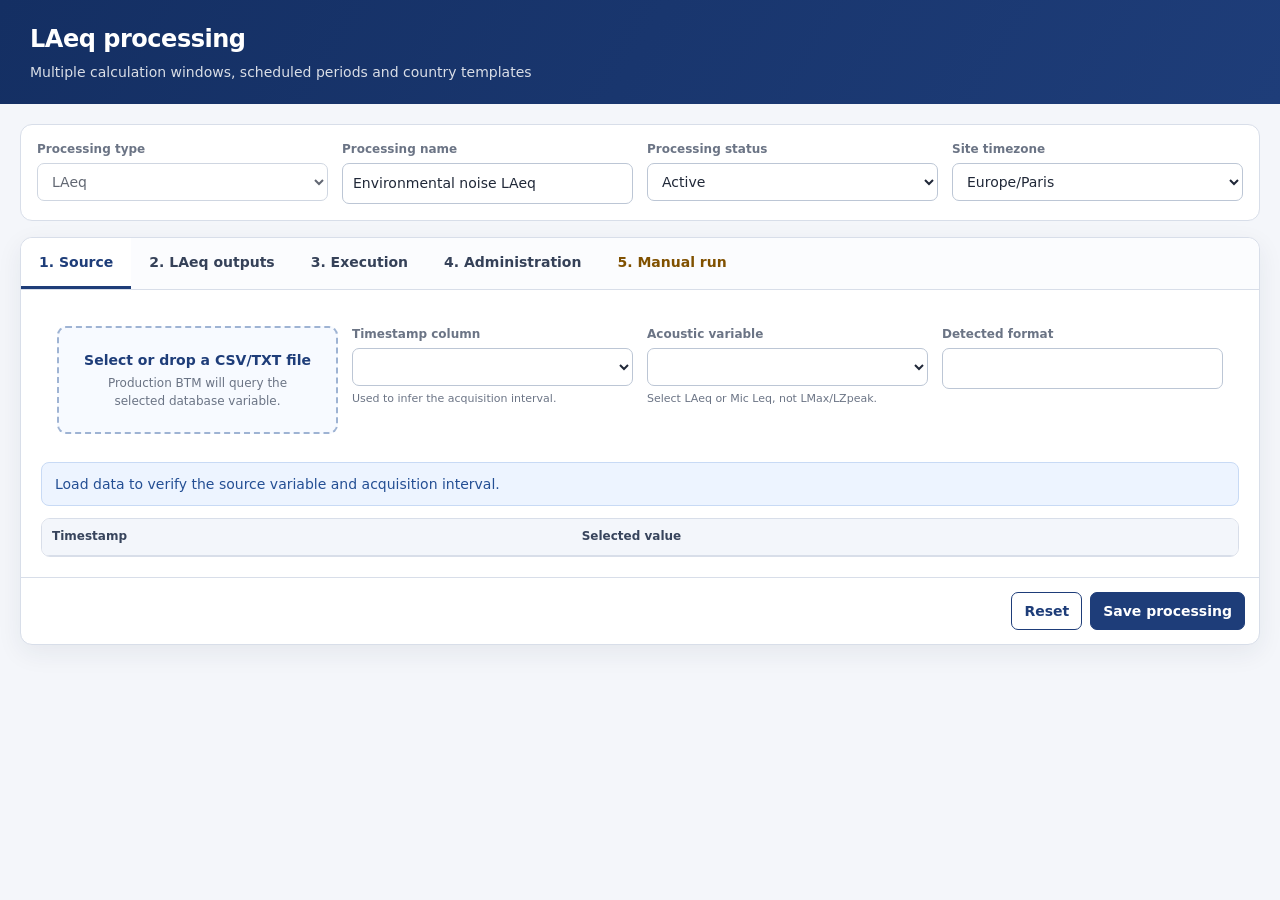
<file: index-v3.html>
<!doctype html>
<html lang="en">
<head>
  <meta charset="utf-8">
  <meta name="viewport" content="width=device-width,initial-scale=1">
  <title>BTM LAeq processing</title>
  <link rel="stylesheet" href="v3.css">
</head>
<body>
<header class="app-header">
  <div>
    <h1>LAeq processing</h1>
    <p>Multiple calculation windows, scheduled periods and country templates</p>
  </div>
</header>

<main class="page-shell">
  <section class="card processing-card">
    <div class="form-grid four">
      <label class="field"><span>Processing type</span><select disabled><option>LAeq</option></select></label>
      <label class="field"><span>Processing name</span><input id="processingName" value="Environmental noise LAeq"></label>
      <label class="field"><span>Processing status</span><select id="processingActive"><option value="yes">Active</option><option value="no">Inactive</option></select></label>
      <label class="field"><span>Site timezone</span><select id="timeZone">
        <option value="Europe/London">Europe/London</option>
        <option value="Europe/Paris">Europe/Paris</option>
        <option value="Europe/Madrid">Europe/Madrid</option>
        <option value="Europe/Dublin">Europe/Dublin</option>
        <option value="Europe/Rome">Europe/Rome</option>
        <option value="UTC">UTC</option>
      </select></label>
    </div>
  </section>

  <section class="card app-card">
    <nav class="tabs" aria-label="Processing configuration">
      <button class="tab active" data-panel="source">1. Source</button>
      <button class="tab" data-panel="outputs">2. LAeq outputs</button>
      <button class="tab" data-panel="execution">3. Execution</button>
      <button class="tab" data-panel="admin">4. Administration</button>
      <button class="tab manual" data-panel="manual">5. Manual run</button>
    </nav>

    <section id="source" class="panel active">
      <div class="form-grid four source-grid">
        <label class="upload-zone" for="sourceFile">
          <input id="sourceFile" type="file" accept=".csv,.txt" hidden>
          <strong>Select or drop a CSV/TXT file</strong>
          <span id="fileName">Production BTM will query the selected database variable.</span>
        </label>
        <label class="field"><span>Timestamp column</span><select id="timestampColumn"></select><small>Used to infer the acquisition interval.</small></label>
        <label class="field"><span>Acoustic variable</span><select id="valueColumn"></select><small>Select LAeq or Mic Leq, not LMax/LZpeak.</small></label>
        <label class="field"><span>Detected format</span><input id="detectedFormat" disabled></label>
      </div>
      <div id="sourceStatus" class="notice info">Load data to verify the source variable and acquisition interval.</div>
      <div class="table-wrap preview-wrap">
        <table><thead><tr><th>Timestamp</th><th>Selected value</th></tr></thead><tbody id="sourcePreview"></tbody></table>
      </div>
    </section>

    <section id="outputs" class="panel">
      <div class="concept-grid">
        <article><strong>Calculation window</strong><span>The data duration used for one LAeq: 15 min, 1 h or a complete scheduled period.</span></article>
        <article><strong>Output interval</strong><span>How often a value is generated. Rolling outputs may be more frequent than their window.</span></article>
        <article><strong>Applicable schedule</strong><span>Optional local hours and weekdays restricting when Fixed or Rolling values are created.</span></article>
      </div>

      <div class="template-panel">
        <div class="template-heading">
          <div><h2>Calculation templates</h2><p>Templates create editable LAeq outputs only. They do not configure thresholds or alerts.</p></div>
          <div class="template-actions">
            <select id="templateSelect" aria-label="LAeq calculation template"></select>
            <button id="applyTemplate" class="button primary">Apply template</button>
          </div>
        </div>
        <div id="templateDescription" class="template-description"></div>
      </div>

      <div class="outputs-toolbar">
        <div><strong id="outputCount">0 outputs</strong><span>Inactive outputs remain visible but are excluded from calculations.</span></div>
        <button id="addOutput" class="button">+ Add custom LAeq output</button>
      </div>
      <div id="outputList" class="output-list"></div>
    </section>

    <section id="execution" class="panel execution-panel">
      <div class="section-title-row">
        <div><h2>How should this processing run?</h2><p>Execution controls when BTM checks for complete periods. It does not change the configured LAeq windows.</p></div>
        <div class="metric-chip"><span>Recommended check</span><strong id="recommendedCheck">—</strong></div>
      </div>

      <div class="choice-grid" role="radiogroup" aria-label="Processing execution mode">
        <label id="smartChoice" class="choice-card selected">
          <input id="smartExecution" type="radio" name="executionMode" value="smart" checked>
          <strong>Smart event-driven</strong><span class="badge">Recommended</span>
          <p>New data marks the processing as ready. BTM waits for a complete boundary and then calculates every pending result.</p>
        </label>
        <label id="customChoice" class="choice-card">
          <input id="customExecution" type="radio" name="executionMode" value="custom">
          <strong>Custom schedule</strong>
          <p>Run at a fixed interval chosen by the user. Empty by default and intended only for a specific latency requirement.</p>
        </label>
      </div>

      <div id="customExecutionPanel" class="custom-execution" hidden>
        <label class="field"><span>Run every</span><div class="inline-control"><input id="customFrequency" type="number" min="1" placeholder="Enter a value"><select id="customFrequencyUnit"><option value="min">Minutes</option><option value="h">Hours</option></select></div></label>
      </div>

      <div id="executionSummary" class="execution-summary"></div>
      <div id="executionWarning"></div>

      <div class="settings-grid">
        <article class="setting-card"><label class="field"><span>Minimum valid-data coverage (%)</span><input id="coverage" type="number" value="80" min="0" max="100"></label><small>A result is created only when enough source values are available.</small></article>
        <article class="setting-card"><label class="field"><span>Catch-up missing periods</span><select id="catchup"><option value="yes">Enabled</option><option value="no">Disabled</option></select></label><small>One execution creates every complete period after the last stored result.</small></article>
      </div>

      <div class="notice neutral"><strong>If nothing is ready:</strong> the execution is skipped and logged as <code>No new complete period available</code>. Existing outputs are unchanged.</div>
    </section>

    <section id="admin" class="panel">
      <div class="notice info compact">Select Edit to inspect the saved processing configuration and calculation state.</div>
      <div class="table-wrap"><table><thead><tr><th>Processing</th><th>Source</th><th>Outputs</th><th>Timezone</th><th>Execution</th><th>Status</th><th></th></tr></thead><tbody id="processingList"></tbody></table></div>
      <div id="processingDetails" class="details" hidden></div>
    </section>

    <section id="manual" class="panel manual-panel">
      <div class="notice warning compact"><strong>Manual run / test area.</strong> Scheduled production execution remains automatic.</div>
      <div class="stats-grid">
        <article><span>Source rows</span><strong id="sourceRows">0</strong></article>
        <article><span>Valid rows</span><strong id="validRows">0</strong></article>
        <article><span>Acquisition</span><strong id="acquisition">—</strong></article>
        <article><span>Active outputs</span><strong id="activeOutputCount">0</strong></article>
        <article><span>Results</span><strong id="resultCount">0</strong></article>
        <article><span>Status</span><strong id="runStatus">Waiting</strong></article>
      </div>
      <label class="checkbox-row"><input id="manualCatchup" type="checkbox" checked> Calculate only missing complete periods after stored boundaries</label>
      <div class="manual-actions"><button id="runNow" class="button warning-button">Run manually now</button><button id="downloadResults" class="button" disabled>Download CSV</button></div>
      <div id="runMessage" class="notice info">Load a source file and configure outputs.</div>
      <div class="table-wrap results-wrap"><table><thead><tr><th>Variable</th><th>Mode</th><th>Timestamp</th><th>Start</th><th>End</th><th>LAeq</th><th>Samples</th><th>Expected</th><th>Coverage</th><th>Type</th></tr></thead><tbody id="resultTable"></tbody></table></div>
    </section>

    <footer class="form-actions"><button id="resetApp" class="button">Reset</button><button id="saveProcessing" class="button primary">Save processing</button></footer>
  </section>
</main>

<script src="v3-core.js"></script>
<script src="v3-app.js"></script>
</body>
</html>
</file>
<file: v3.css>
:root{
  --navy:#1e3d79;
  --navy-dark:#142f63;
  --blue:#2d6bc4;
  --bg:#f4f6fa;
  --card:#ffffff;
  --text:#202838;
  --muted:#6b7485;
  --border:#d8dee9;
  --soft:#f8fafc;
  --success:#17653f;
  --success-soft:#ecf8f2;
  --warning:#8a5a00;
  --warning-soft:#fff7df;
  --danger:#a12b25;
  --danger-soft:#fff1ef;
  --disabled:#eef1f5;
  --disabled-text:#8d96a5;
  --shadow:0 8px 26px rgba(23,43,77,.07);
}

*{box-sizing:border-box}
body{margin:0;background:var(--bg);color:var(--text);font:14px/1.45 Inter,ui-sans-serif,system-ui,-apple-system,BlinkMacSystemFont,"Segoe UI",sans-serif}
button,input,select{font:inherit}
button{cursor:pointer}
[hidden]{display:none!important}

.app-header{background:linear-gradient(120deg,var(--navy-dark),var(--navy));color:#fff;padding:22px 30px}
.app-header h1{margin:0;font-size:24px;letter-spacing:-.02em}
.app-header p{margin:5px 0 0;opacity:.84}
.page-shell{max-width:1680px;margin:0 auto;padding:20px}
.card{background:var(--card);border:1px solid var(--border);border-radius:12px;box-shadow:var(--shadow);margin-bottom:16px}
.processing-card{box-shadow:none}
.form-grid{display:grid;gap:14px;padding:16px}
.form-grid.four{grid-template-columns:repeat(4,minmax(0,1fr))}

.field{display:block;min-width:0}
.field>span{display:block;color:var(--muted);font-size:12px;font-weight:700;margin-bottom:5px}
.field input,.field select,.output-card-actions select,.template-actions select{width:100%;min-width:0;border:1px solid #bcc6d5;border-radius:7px;background:#fff;color:var(--text);padding:9px 10px}
.field input:focus,.field select:focus,.output-card-actions select:focus,.template-actions select:focus{outline:3px solid rgba(45,107,196,.15);border-color:var(--blue)}
.field small,.setting-card small,.schedule-editor small{display:block;color:var(--muted);font-size:11px;margin-top:5px}
input:disabled,select:disabled{cursor:not-allowed}
.inline-control{display:grid;grid-template-columns:minmax(70px,.8fr) minmax(95px,1.2fr);gap:7px}
.read-only-field{padding:0}
.read-only-field strong{display:block;border:1px solid var(--border);border-radius:7px;background:var(--soft);padding:9px 10px;color:var(--navy)}

.tabs{display:flex;overflow:auto;border-bottom:1px solid var(--border);background:#fbfcfe;border-radius:12px 12px 0 0}
.tab{border:0;border-bottom:3px solid transparent;background:transparent;padding:14px 18px;font-weight:750;color:#354158;white-space:nowrap}
.tab:hover{background:#f3f6fb}
.tab.active{color:var(--navy);border-bottom-color:var(--navy);background:#fff}
.tab.manual{color:#805100}
.tab.manual.active{background:var(--warning-soft);border-bottom-color:#e19a19}
.panel{display:none;padding:20px}
.panel.active{display:block}

.upload-zone{grid-column:span 1;border:2px dashed #9eb3d3;border-radius:9px;background:#f7faff;display:flex;flex-direction:column;justify-content:center;align-items:center;text-align:center;padding:22px;cursor:pointer;min-height:108px}
.upload-zone strong{color:var(--navy)}
.upload-zone span{font-size:12px;color:var(--muted);margin-top:5px}
.upload-zone.dragging{background:#eaf2ff;border-color:var(--blue)}
.notice{border-radius:8px;padding:11px 13px;margin-top:12px}
.notice.compact{margin-top:0}
.notice.info{background:#edf4ff;color:#244f94;border:1px solid #c8daf5}
.notice.success{background:var(--success-soft);color:var(--success);border:1px solid #bfe2ce}
.notice.warning{background:var(--warning-soft);color:var(--warning);border:1px solid #efd18c}
.notice.neutral{background:#f5f7fa;color:#455167;border:1px solid var(--border)}
.notice code{background:#e9edf3;border-radius:4px;padding:2px 5px}
.table-wrap{overflow:auto;border:1px solid var(--border);border-radius:9px;background:#fff}
.preview-wrap,.results-wrap{margin-top:12px}
table{width:100%;border-collapse:collapse;font-size:12px}
th,td{padding:9px 10px;text-align:left;border-bottom:1px solid var(--border);vertical-align:top}
th{background:#f3f6fb;color:#37445c;font-weight:750;white-space:nowrap}
tbody tr:last-child td{border-bottom:0}

.concept-grid{display:grid;grid-template-columns:repeat(3,minmax(0,1fr));gap:10px;margin-bottom:14px}
.concept-grid article{border:1px solid var(--border);border-radius:9px;background:#fbfcff;padding:12px}
.concept-grid strong,.concept-grid span{display:block}
.concept-grid strong{color:var(--navy-dark)}
.concept-grid span{color:var(--muted);font-size:12px;margin-top:4px}
.template-panel{border:1px solid #b9cbe8;border-radius:10px;background:#f7faff;padding:14px;margin-bottom:14px}
.template-heading{display:flex;justify-content:space-between;gap:18px;align-items:flex-start}
.template-heading h2,.section-title-row h2{margin:0;color:var(--navy-dark);font-size:18px}
.template-heading p,.section-title-row p{margin:4px 0 0;color:var(--muted);font-size:12px}
.template-actions{display:flex;gap:8px;min-width:430px}
.template-actions select{flex:1}
.template-description{display:grid;gap:3px;margin-top:10px;padding-top:10px;border-top:1px solid #cfdbed}
.template-description strong{color:#31517d}
.template-description span{color:var(--muted);font-size:12px}
.outputs-toolbar{display:flex;justify-content:space-between;align-items:center;gap:12px;margin-bottom:12px}
.outputs-toolbar div{display:grid;gap:2px}
.outputs-toolbar span{font-size:12px;color:var(--muted)}
.button{border:1px solid var(--navy);border-radius:7px;background:#fff;color:var(--navy);padding:8px 12px;font-weight:750}
.button:hover{background:#f1f5fb}
.button.primary{background:var(--navy);color:#fff}
.button.primary:hover{background:var(--navy-dark)}
.button.danger{border-color:#cf8b84;color:var(--danger)}
.button.danger:hover{background:var(--danger-soft)}
.button.small{font-size:12px;padding:6px 9px}
.warning-button{background:#f2a51a!important;border-color:#c47b00!important;color:#fff!important}
.button:disabled{opacity:.5;cursor:not-allowed}

.output-list{display:grid;gap:12px}
.output-card{border:1px solid #cfd7e4;border-radius:11px;background:#fff;overflow:hidden;transition:.15s ease}
.output-card-header{display:flex;justify-content:space-between;align-items:center;gap:14px;padding:12px 14px;background:#f8faff;border-bottom:1px solid var(--border)}
.output-card-header>div:first-child{display:grid;grid-template-columns:auto 1fr;column-gap:8px;align-items:center}
.output-card-header strong{color:var(--navy-dark)}
.output-card-header small{grid-column:2;color:var(--muted);font-size:11px}
.output-status-dot{width:9px;height:9px;border-radius:50%;background:#2f9b64;grid-row:1/3}
.output-card-actions{display:flex;align-items:center;gap:8px}
.output-card-actions label{display:flex;align-items:center;gap:7px;font-size:12px;color:var(--muted);font-weight:700}
.output-card-actions select{width:78px;padding:7px 8px}
.output-card-body{padding:14px}
.output-main-grid{display:grid;grid-template-columns:repeat(3,minmax(0,1fr));gap:12px}
.schedule-editor{margin-top:12px;border:1px solid #d2dbea;border-radius:9px;background:#fbfcff;padding:12px}
.schedule-time-row{display:grid;grid-template-columns:150px 24px 150px minmax(130px,1fr);gap:8px;align-items:end}
.schedule-time-row .arrow{text-align:center;color:var(--muted);padding-bottom:9px}
.derived-period{border-left:1px solid var(--border);padding-left:14px}
.derived-period span,.output-summary span{display:block;color:var(--muted);font-size:11px}
.derived-period strong{display:block;color:var(--navy);margin-top:4px;font-size:16px}
.schedule-days{display:flex;flex-wrap:wrap;gap:6px;margin-top:11px}
.day-chip{position:relative;display:inline-flex}
.day-chip input{position:absolute;opacity:0;pointer-events:none}
.day-chip span{display:flex;align-items:center;justify-content:center;min-width:38px;height:30px;padding:0 9px;border:1px solid #bcc6d5;border-radius:16px;background:#fff;color:#465168;font-size:11px;font-weight:750;cursor:pointer;user-select:none}
.day-chip input:checked+span{background:#e8f0ff;border-color:#7899ce;color:var(--navy)}
.day-chip input:focus-visible+span{outline:3px solid rgba(45,107,196,.18)}
.day-chip input:disabled+span{background:#e5e9ef;border-color:#d3d8e0;color:#9ba3af;cursor:not-allowed}
.schedule-presets{display:flex;gap:12px;margin-top:8px}
.schedule-presets button{border:0;background:transparent;color:var(--blue);font-size:11px;font-weight:750;padding:0}
.schedule-presets button:hover{text-decoration:underline}
.schedule-presets button:disabled{color:#9aa3b1;cursor:not-allowed;text-decoration:none}
.output-summary{display:grid;gap:3px;margin-top:12px;border-radius:7px;background:#f0f5fc;padding:9px 11px}
.output-summary strong{color:#31517d;font-size:12px}

.output-card.inactive{border-color:#d6dbe3;background:var(--disabled)}
.output-card.inactive .output-card-header{background:#e8ecf1}
.output-card.inactive .output-status-dot{background:#9da5b1}
.output-card.inactive .output-card-header strong,.output-card.inactive .output-card-header small{color:var(--disabled-text)}
.output-card.inactive .output-card-body{background:var(--disabled)}
.output-card.inactive .field>span,.output-card.inactive .field small,.output-card.inactive .schedule-editor small{color:var(--disabled-text)}
.output-card.inactive input:disabled,.output-card.inactive select:disabled{background:#e4e8ed;color:#929aa7;border-color:#d0d6df}
.output-card.inactive .read-only-field strong,.output-card.inactive .schedule-editor,.output-card.inactive .output-summary{background:#e4e8ed;color:var(--disabled-text);border-color:#d0d6df}
.output-card.inactive .output-summary strong,.output-card.inactive .derived-period strong{color:var(--disabled-text)}
.output-card.inactive .output-card-actions{background:#fff;border-radius:7px;padding:4px}

.execution-panel{max-width:1220px;margin:0 auto}
.section-title-row{display:flex;justify-content:space-between;gap:20px;align-items:flex-start;margin-bottom:14px}
.metric-chip{min-width:200px;text-align:right;border:1px solid #b8cae6;background:#f2f7ff;border-radius:9px;padding:10px 12px}
.metric-chip span{display:block;color:var(--muted);font-size:11px}
.metric-chip strong{display:block;color:var(--navy);font-size:22px;margin-top:2px}
.choice-grid{display:grid;grid-template-columns:repeat(2,minmax(0,1fr));gap:12px}
.choice-card{position:relative;display:grid;grid-template-columns:auto 1fr auto;grid-template-areas:"radio title badge" "radio copy copy";gap:4px 9px;padding:14px;border:1px solid var(--border);border-radius:10px;background:#fff;cursor:pointer}
.choice-card:hover{border-color:#9eb5d9;background:#fbfdff}
.choice-card.selected{border:2px solid #6aa982;background:#f2faf5;padding:13px}
.choice-card input{grid-area:radio;margin-top:3px}
.choice-card strong{grid-area:title;color:var(--navy-dark)}
.choice-card p{grid-area:copy;margin:0;color:var(--muted);font-size:12px}
.badge{grid-area:badge;border-radius:12px;background:#dff2e7;color:var(--success);font-size:11px;font-weight:750;padding:3px 8px}
.custom-execution{margin-top:12px;max-width:440px;border:1px solid #b9cbe8;background:#f8fbff;border-radius:9px;padding:12px}
.execution-summary{display:grid;grid-template-columns:repeat(3,minmax(0,1fr));gap:10px;margin-top:14px;border:1px solid var(--border);border-radius:9px;background:#fafcff;padding:12px}
.execution-summary>div{padding-right:10px;border-right:1px solid var(--border)}
.execution-summary>div:nth-child(3){border-right:0}
.execution-summary span{display:block;color:var(--muted);font-size:11px}
.execution-summary strong{display:block;color:var(--navy);margin-top:3px}
.execution-summary p{grid-column:1/-1;margin:2px 0 0;color:var(--muted);font-size:12px}
.settings-grid{display:grid;grid-template-columns:repeat(2,minmax(0,1fr));gap:12px;margin-top:14px}
.setting-card{border:1px solid var(--border);border-radius:9px;background:#fff;padding:13px}

.stats-grid{display:grid;grid-template-columns:repeat(6,minmax(0,1fr));gap:9px;margin:12px 0}
.stats-grid article{border:1px solid var(--border);border-radius:8px;background:#fafbfd;padding:10px}
.stats-grid span{display:block;color:var(--muted);font-size:11px}
.stats-grid strong{display:block;color:var(--navy);margin-top:3px;word-break:break-word}
.checkbox-row{display:inline-flex;align-items:center;gap:7px}
.manual-actions{display:flex;gap:8px;margin-top:12px}
.manual-panel{background:#fffdf7}
.pill{display:inline-block;border-radius:14px;background:#e4f5eb;color:var(--success);padding:3px 7px;font-weight:750}
.pill.wait{background:#fff1cf;color:var(--warning)}
.pill.info{background:#e8f0ff;color:#2859a7}
.details{margin-top:14px;border:1px solid #b9cbe8;border-radius:10px;background:#fbfdff;padding:14px}
.details-header{display:flex;justify-content:space-between;gap:14px;align-items:flex-start}
.details-header h3{margin:0;color:var(--navy-dark)}
.details-header p{margin:3px 0 0;color:var(--muted);font-size:12px}
.details>h3{margin:16px 0 9px;color:var(--navy-dark);font-size:15px}
.form-actions{display:flex;justify-content:flex-end;gap:8px;padding:14px;border-top:1px solid var(--border)}

@media(max-width:1100px){
  .form-grid.four,.output-main-grid,.stats-grid,.concept-grid{grid-template-columns:repeat(2,minmax(0,1fr))}
  .template-heading,.section-title-row{display:block}
  .template-actions{min-width:0;margin-top:10px}
  .choice-grid,.settings-grid{grid-template-columns:1fr}
  .metric-chip{margin-top:10px;text-align:left;max-width:230px}
}

@media(max-width:720px){
  .page-shell{padding:10px}
  .app-header{padding:17px}
  .panel{padding:13px}
  .form-grid.four,.output-main-grid,.stats-grid,.concept-grid,.execution-summary{grid-template-columns:1fr}
  .template-actions,.outputs-toolbar,.output-card-header,.output-card-actions,.details-header{display:block}
  .template-actions .button,.template-actions select{width:100%;margin-top:7px}
  .output-card-actions{margin-top:10px}
  .output-card-actions label{margin-bottom:7px}
  .schedule-time-row{grid-template-columns:1fr}
  .schedule-time-row .arrow{display:none}
  .derived-period{border-left:0;border-top:1px solid var(--border);padding:10px 0 0}
  .execution-summary>div{border-right:0;border-bottom:1px solid var(--border);padding-bottom:8px}
  .execution-summary>div:nth-child(3){border-bottom:0}
}
</file>
